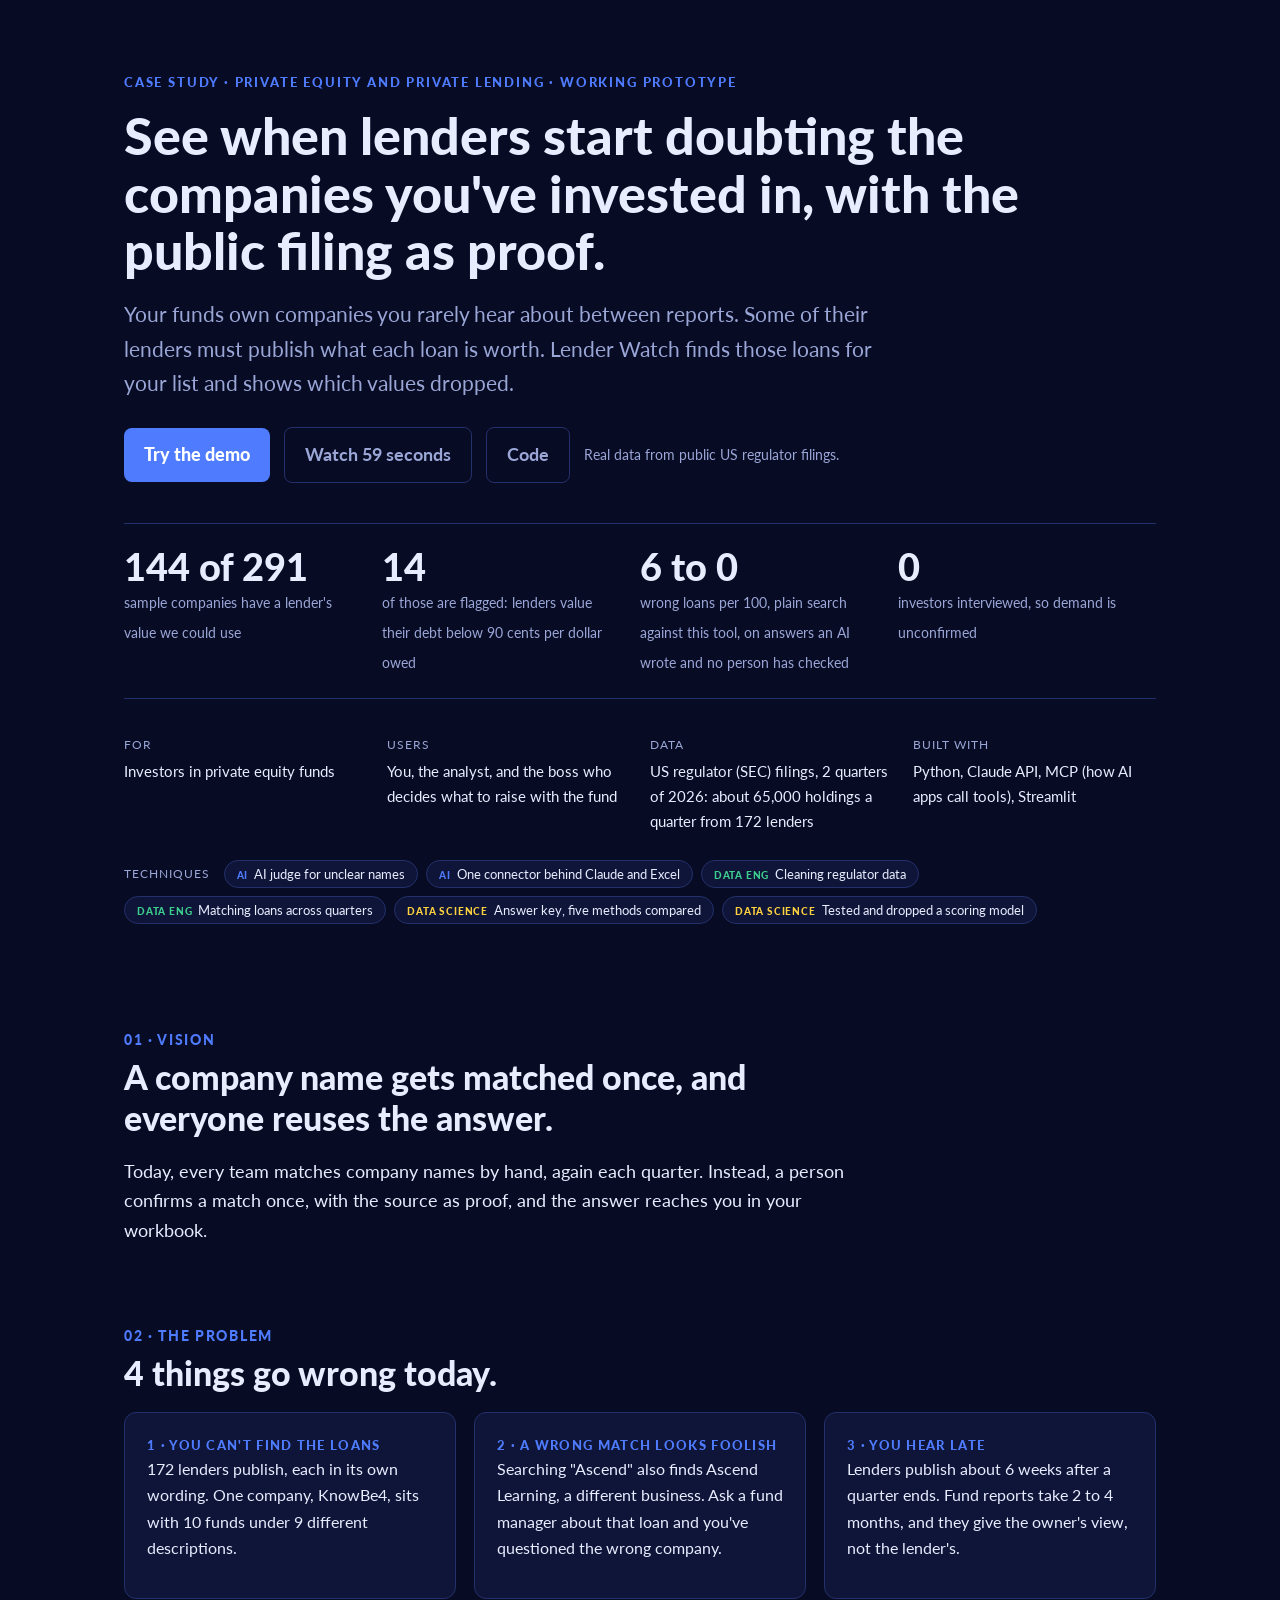
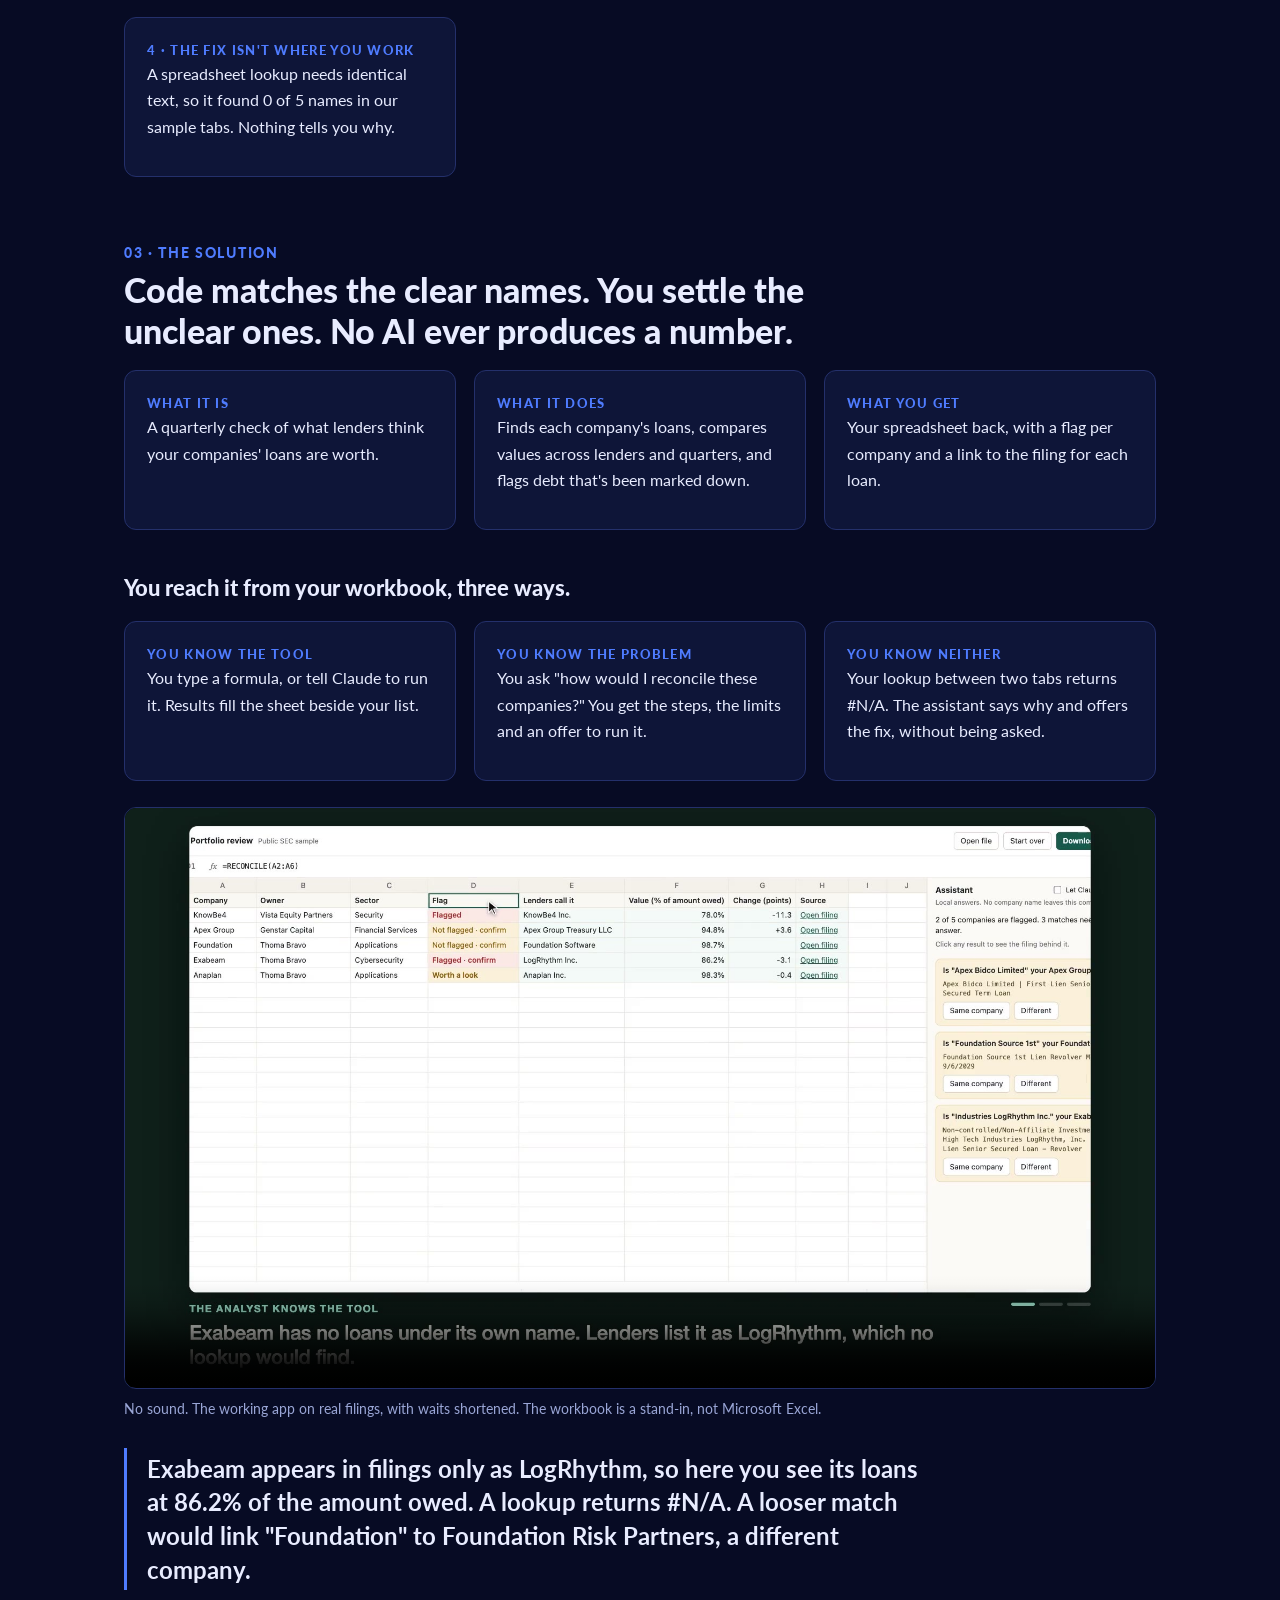
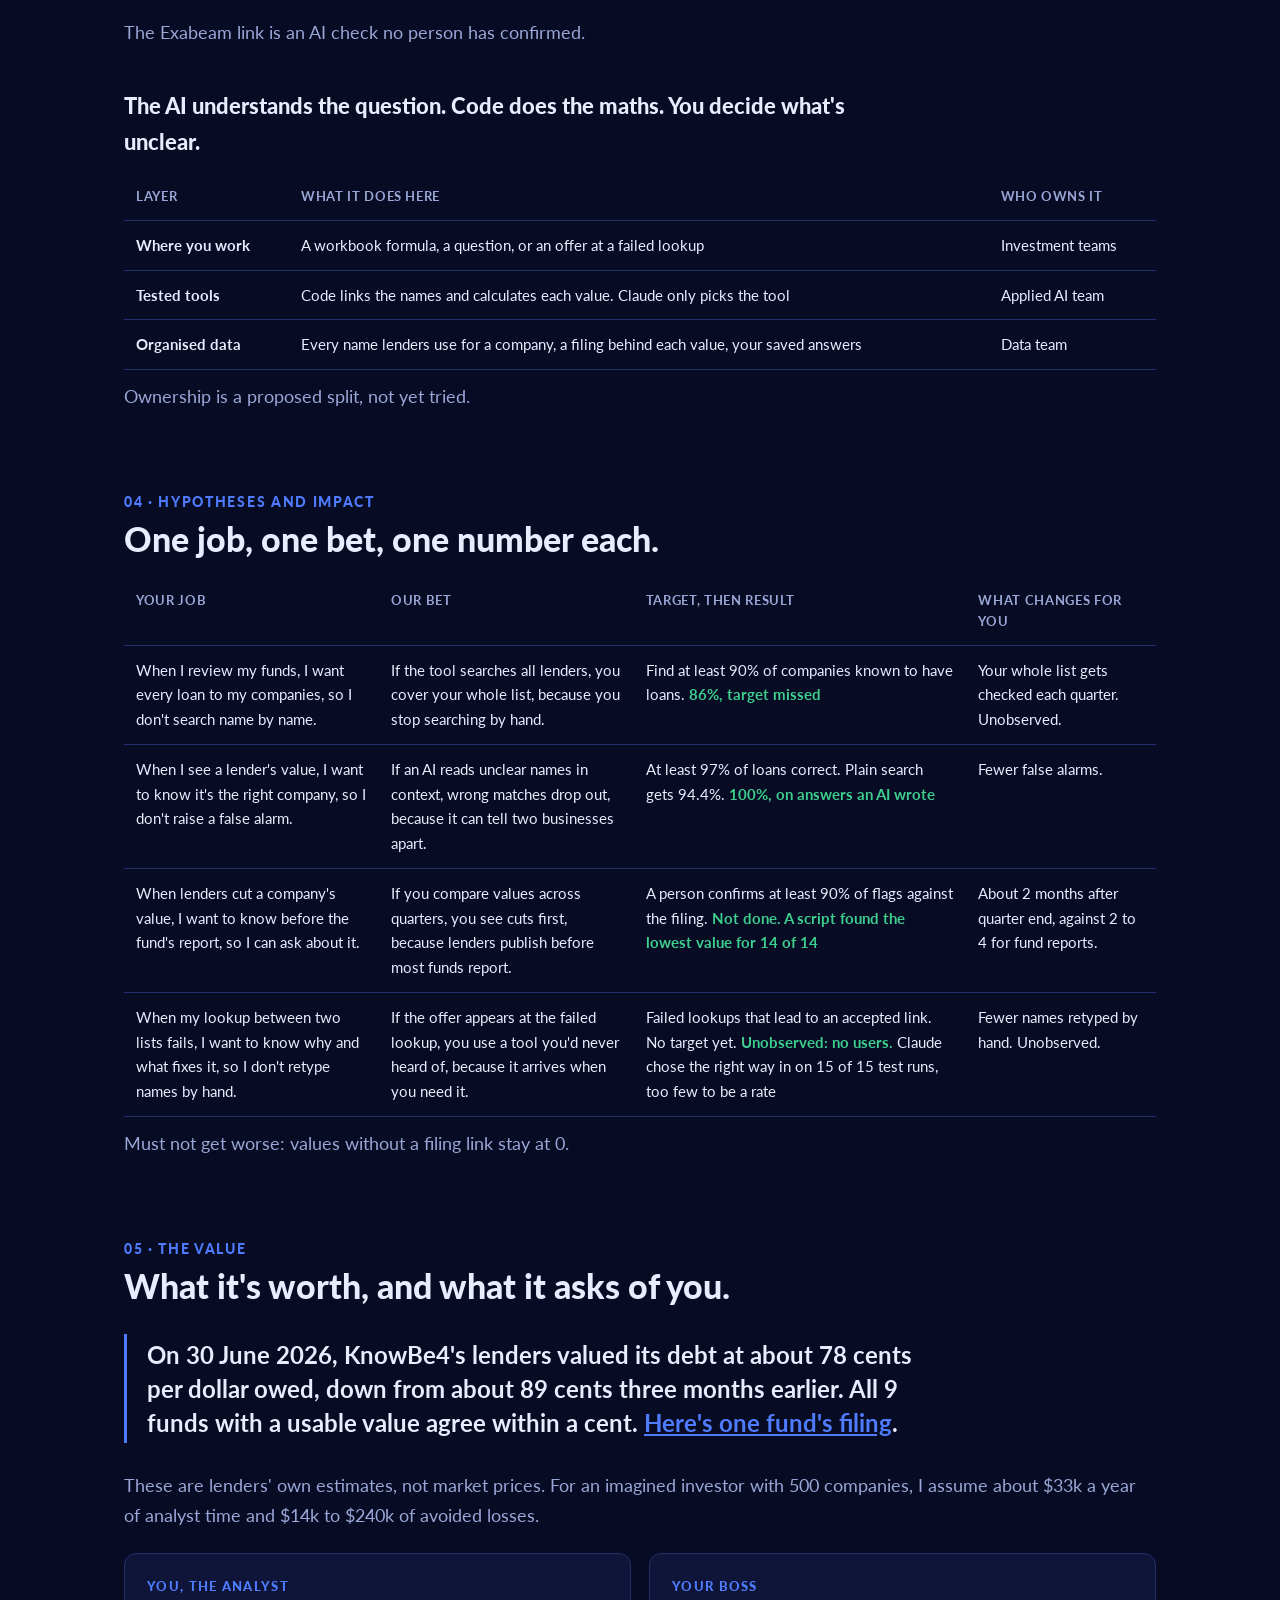
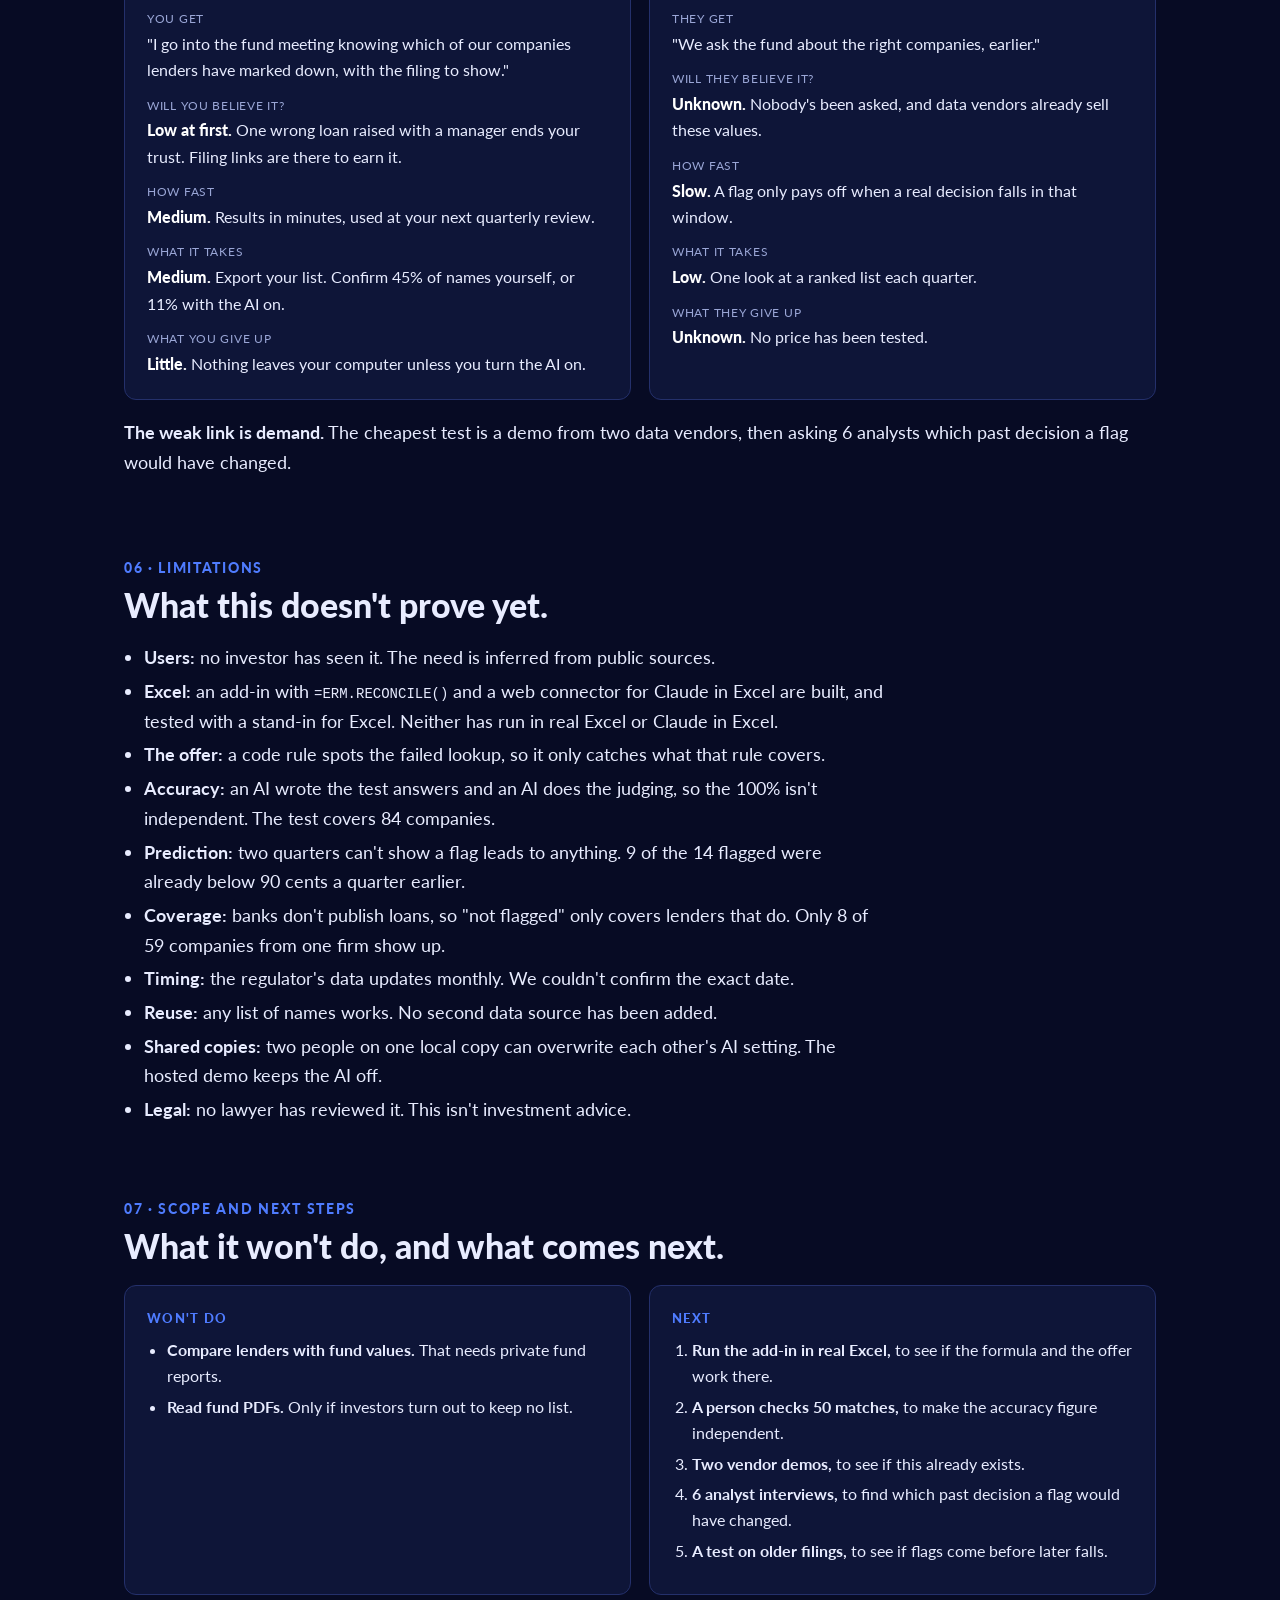
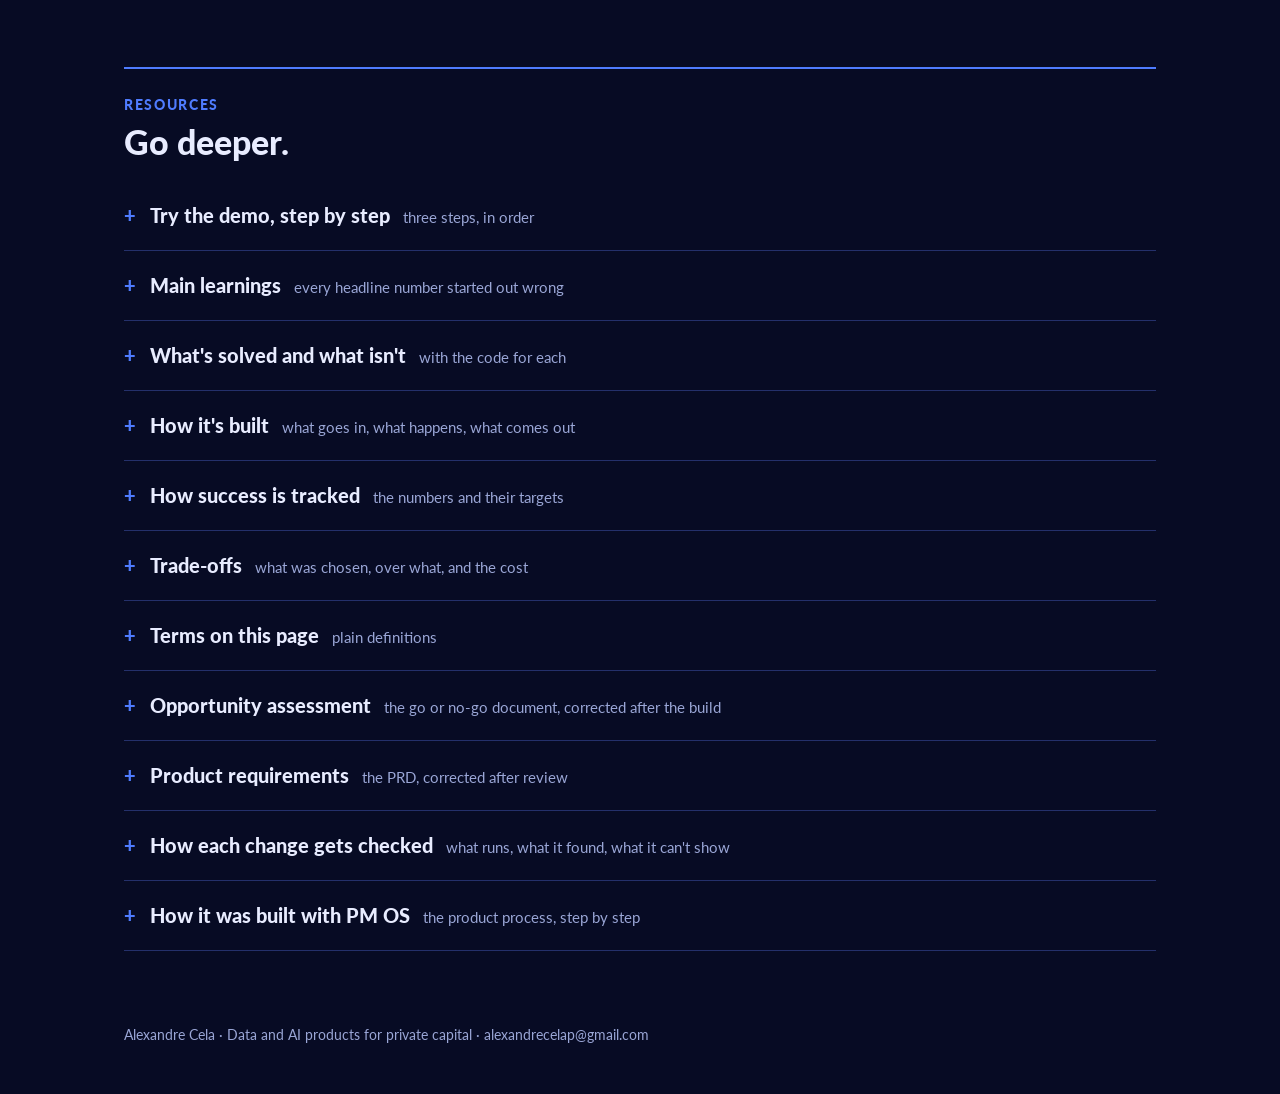
<file: outputs/portfolio/lender-watch/index.html>
<!DOCTYPE html>
<html lang="en">
<head>
<meta charset="utf-8">
<meta name="viewport" content="width=device-width, initial-scale=1">
<title>Lender Watch | Alexandre Cela</title>
<meta name="description" content="See when lenders start doubting the companies you've invested in, with the public filing as proof.">
<!-- Lato matches the LinkedIn banner typeface -->
<link href="https://fonts.googleapis.com/css2?family=Lato:wght@400;700;900&display=swap" rel="stylesheet">
<style>
  /* Brand: navy background, blue accent (LinkedIn banner). Layout: company case-study pattern. */
  :root { --bg:#070b24; --panel:#0e1538; --line:#24306b; --text:#e8ecff; --dim:#9aa6d6; --accent:#4f7cff;
          --pass:#3ecf8e; --fail:#ff6b6b; --key:#ffd23f; }
  * { box-sizing:border-box; }
  body { margin:0; background:var(--bg); color:var(--text); font:18px/1.65 Lato, system-ui, sans-serif; }
  .wrap { max-width:1080px; margin:0 auto; padding:0 24px; }
  .read { max-width:760px; }
  a { color:var(--accent); }
  .dim { color:var(--dim); }
  /* Hero */
  .hero { padding:72px 0 40px; }
  .eyebrow { color:var(--accent); font-weight:900; font-size:13px; letter-spacing:.14em; text-transform:uppercase; }
  .hero h1 { font-size:52px; line-height:1.1; font-weight:900; margin:14px 0 18px; max-width:900px; }
  @media (max-width:700px) { .hero h1 { font-size:34px; } }
  .lede { font-size:21px; color:var(--dim); max-width:760px; margin:0; }
  .cta { display:flex; flex-wrap:wrap; gap:14px; align-items:center; margin-top:26px; }
  .btn { background:var(--accent); color:#fff; font-weight:900; padding:12px 20px; border-radius:8px; text-decoration:none; }
  .btn.off { background:transparent; border:1px solid var(--line); color:var(--dim); font-weight:700; }
  /* Stat strip */
  .stats { display:grid; grid-template-columns:repeat(4,1fr); border-top:1px solid var(--line); border-bottom:1px solid var(--line); margin:40px 0 0; }
  @media (max-width:800px) { .stats { grid-template-columns:1fr 1fr; } }
  .stat { padding:22px 18px 22px 0; }
  .stat b { display:block; font-size:38px; font-weight:900; line-height:1.1; }
  .stat span { color:var(--dim); font-size:14px; }
  .shot { margin:40px 0 0; }
  .shot img, figure img { width:100%; display:block; border:1px solid var(--line); border-radius:12px; }
  figcaption { color:var(--dim); font-size:14px; margin-top:8px; }
  /* At a glance */
  .glance { display:grid; grid-template-columns:repeat(4,1fr); gap:20px; margin:36px 0 0; font-size:15px; }
  @media (max-width:800px) { .glance { grid-template-columns:1fr 1fr; } }
  .glance dt { color:var(--dim); font-size:12px; text-transform:uppercase; letter-spacing:.08em; }
  .glance dd { margin:4px 0 0; }
  /* Numbered sections */
  section { padding:64px 0 0; }
  .num { color:var(--accent); font-weight:900; font-size:14px; letter-spacing:.12em; }
  h2 { font-size:34px; line-height:1.2; margin:6px 0 18px; font-weight:900; }
  h3 { font-size:19px; margin:0 0 8px; }
  p { margin:0 0 14px; }
  .cards { display:grid; grid-template-columns:repeat(3,1fr); gap:18px; }
  .cards.two { grid-template-columns:1fr 1fr; }
  @media (max-width:800px) { .cards, .cards.two { grid-template-columns:1fr; } }
  .card { background:var(--panel); border:1px solid var(--line); border-radius:12px; padding:22px; font-size:16px; }
  .card .k { color:var(--accent); font-weight:900; font-size:13px; letter-spacing:.1em; text-transform:uppercase; }
  .card dl { margin:0; }
  .card dt { color:var(--dim); font-size:12px; text-transform:uppercase; letter-spacing:.06em; margin-top:12px; }
  .card dd { margin:2px 0 0; }
  .rate { font-weight:900; color:#fff; }
  .pull { border-left:3px solid var(--accent); padding:4px 0 4px 20px; font-size:24px; line-height:1.4; font-weight:700; margin:28px 0; max-width:820px; }
  table { width:100%; border-collapse:collapse; font-size:15px; }
  .scroll { overflow-x:auto; }
  th, td { text-align:left; vertical-align:top; padding:12px; border-bottom:1px solid var(--line); }
  th { color:var(--dim); font-weight:700; font-size:13px; text-transform:uppercase; letter-spacing:.05em; }
  td b.res { color:var(--pass); }
  ul, ol { padding-left:20px; margin:8px 0; }
  li { margin:4px 0; }
  .steps { counter-reset:s; list-style:none; padding:0; }
  .steps li { counter-increment:s; padding-left:44px; position:relative; margin:14px 0; }
  .steps li::before { content:counter(s); position:absolute; left:0; top:0; width:30px; height:30px; border-radius:50%;
                      background:var(--panel); border:1px solid var(--accent); color:var(--accent); font-weight:900;
                      font-size:14px; display:flex; align-items:center; justify-content:center; }
  /* Resources: collapsed */
  .resources { margin-top:72px; border-top:2px solid var(--accent); padding-top:24px; }
  details { border-bottom:1px solid var(--line); padding:18px 0; }
  summary { cursor:pointer; font-weight:900; font-size:20px; list-style:none; }
  summary::-webkit-details-marker { display:none; }
  summary::before { content:"+"; color:var(--accent); display:inline-block; width:26px; }
  details[open] summary::before { content:"\2212"; }
  summary small { color:var(--dim); font-weight:400; font-size:15px; margin-left:8px; }
  details[open] > *:not(summary) { margin-top:14px; }
  details h4 { font-size:17px; margin:26px 0 8px; }
  details .card { font-size:15px; }
  /* Data room grid (main learnings) */
  .room { background:var(--panel); border:1px solid var(--line); border-radius:10px; padding:12px 14px; overflow:hidden; margin:0; }
  .room figcaption { margin:0 0 8px; }
  .room .row { display:flex; align-items:center; gap:2px; margin:2px 0; }
  .room .fname { width:150px; flex:none; font-size:12px; color:var(--dim); white-space:nowrap; overflow:hidden; text-overflow:ellipsis; }
  .cell { width:11px; height:11px; border-radius:3px; background:#1b2552; display:inline-block; flex:none; }
  .cell.lit { background:var(--accent); }
  .cell.key { box-shadow:0 0 0 2px var(--key); }
  .legend { font-size:13px; color:var(--dim); }
  .legend .cell { vertical-align:middle; margin:0 4px 0 10px; }
  .rooms { display:grid; grid-template-columns:1fr 1fr; gap:14px; }
  .lanes { display:grid; grid-template-columns:1fr 1fr 1fr; gap:12px; }
  .lanes .fname { width:96px; }
  .lanes .cell { width:9px; height:9px; }
  .lanes .room { padding:10px; }
  @media (max-width:800px) { .rooms, .lanes { grid-template-columns:1fr; } }
  .pages { display:grid; grid-template-columns:1fr 1fr; gap:16px; }
  @media (max-width:700px) { .pages { grid-template-columns:1fr; } }
  .chart { margin:10px 0; }
  .chart svg { width:100%; max-width:640px; height:auto; }
  .chart .bar { fill:var(--accent); }
  .chart .lab { fill:var(--dim); font-size:13px; }
  .chart .val { fill:var(--text); font-size:13px; font-weight:700; }
  .chip { font-weight:900; font-size:12px; padding:1px 8px; border-radius:10px; }
  .chip.pass { color:#062b1b; background:var(--pass); }
  .chip.fail { color:#2b0606; background:var(--fail); }
  .type { font-family:ui-monospace, Menlo, monospace; font-size:12px; color:var(--key); }
  .tree { font-size:14px; line-height:1.9; }
  footer { margin:72px 0 48px; color:var(--dim); font-size:14px; }
  /* The original documents, rendered from markdown */
  .doc { background:var(--panel); border:1px solid var(--line); border-radius:12px; padding:8px 28px 24px; font-size:15px; max-width:900px; }
  .doc h1 { font-size:24px; margin:20px 0 8px; } .doc h2 { font-size:20px; margin:26px 0 8px; } .doc h3 { font-size:16px; }
  .doc table { margin:10px 0; display:block; overflow-x:auto; } .doc hr { border:0; border-top:1px solid var(--line); margin:20px 0; }
  .doc blockquote { border-left:3px solid var(--accent); margin:12px 0; padding:2px 14px; color:var(--dim); }
  .doc code { font-size:13px; color:var(--dim); }
  /* Blocks moved from the earlier page layout */
  .card h3 { margin:0 0 12px; font-size:13px; letter-spacing:.1em; color:var(--accent); text-transform:uppercase; }
  .formula { font-family:ui-monospace, Menlo, monospace; font-size:15px; color:var(--dim); margin:0 0 14px; }
  .box { background:var(--panel); border:1px solid var(--line); border-radius:12px; padding:16px 24px; font-size:16px; }
  code { font-family:ui-monospace, Menlo, monospace; font-size:14px; }
  pre { white-space:pre-wrap; font-size:14px; }
  details .cards { grid-template-columns:1fr 1fr; }
  @media (max-width:800px) { details .cards { grid-template-columns:1fr; } }
  details table { display:block; overflow-x:auto; }
  details code { overflow-wrap:anywhere; }
  .deck { width:100%; height:80vh; border:1px solid var(--line); border-radius:12px; background:#fff; }
  /* Demo video and the three ways in */
  .film { margin:26px 0 0; }
  .film video { width:100%; display:block; border:1px solid var(--line); border-radius:12px; background:#000; }
  h3.sub { font-size:22px; margin:40px 0 14px; font-weight:900; }
  /* Technique pills: the technical craft behind each project */
  .craft { display:flex; flex-wrap:wrap; gap:8px; align-items:center; margin:26px 0 0; }
  .craft .lbl { color:var(--dim); font-size:12px; text-transform:uppercase; letter-spacing:.08em; margin-right:6px; }
  .pill { font-size:13px; line-height:1.4; background:var(--panel); border:1px solid var(--line); border-radius:999px; padding:4px 12px; }
  .pill b { font-size:10px; font-weight:900; letter-spacing:.08em; text-transform:uppercase; margin-right:6px; color:var(--accent); }
  .pill.de b { color:#3ecf8e; } .pill.ds b { color:#ffd23f; } .pill.ev b { color:#ff9f6b; }
</style>
</head>
<body>
<div class="wrap">

<!-- HERO -->
<header class="hero">
  <div class="eyebrow">Case study · Private equity and private lending · Working prototype</div>
  <h1>See when lenders start doubting the companies you've invested in, with the public filing as proof.</h1>
  <p class="lede">Your funds own companies you rarely hear about between reports. Some of their lenders must publish what each loan is worth. Lender Watch finds those loans for your list and shows which values dropped.</p>
  <div class="cta">
    <a class="btn" href="https://lender-watch.streamlit.app">Try the demo</a>
    <a class="btn off" href="#watch">Watch 59 seconds</a>
    <a class="btn off" href="https://github.com/alexandrecela10/lender-watch">Code</a>
    <span class="dim" style="font-size:14px">Real data from public US regulator filings.</span>
  </div>
  <div class="stats">
    <div class="stat"><b>144 of 291</b><span>sample companies have a lender's value we could use</span></div>
    <div class="stat"><b>14</b><span>of those are flagged: lenders value their debt below 90 cents per dollar owed</span></div>
    <div class="stat"><b>6 to 0</b><span>wrong loans per 100, plain search against this tool, on answers an AI wrote and no person has checked</span></div>
    <div class="stat"><b>0</b><span>investors interviewed, so demand is unconfirmed</span></div>
  </div>
  <dl class="glance">
    <div><dt>For</dt><dd>Investors in private equity funds</dd></div>
    <div><dt>Users</dt><dd>You, the analyst, and the boss who decides what to raise with the fund</dd></div>
    <div><dt>Data</dt><dd>US regulator (SEC) filings, 2 quarters of 2026: about 65,000 holdings a quarter from 172 lenders</dd></div>
    <div><dt>Built with</dt><dd>Python, Claude API, MCP (how AI apps call tools), Streamlit</dd></div>
  </dl>
  <div class="craft"><span class="lbl">Techniques</span><span class="pill ai"><b>AI</b>AI judge for unclear names</span><span class="pill ai"><b>AI</b>One connector behind Claude and Excel</span><span class="pill de"><b>Data eng</b>Cleaning regulator data</span><span class="pill de"><b>Data eng</b>Matching loans across quarters</span><span class="pill ds"><b>Data science</b>Answer key, five methods compared</span><span class="pill ds"><b>Data science</b>Tested and dropped a scoring model</span></div>
</header>

<section class="read">
  <div class="num">01 · VISION</div>
  <h2>A company name gets matched once, and everyone reuses the answer.</h2>
  <p>Today, every team matches company names by hand, again each quarter. Instead, a person confirms a match once, with the source as proof, and the answer reaches you in your workbook.</p>
</section>

<section>
  <div class="num">02 · THE PROBLEM</div>
  <h2 class="read">4 things go wrong today.</h2>
  <div class="cards">
    <div class="card"><div class="k">1 · You can't find the loans</div><p>172 lenders publish, each in its own wording. One company, KnowBe4, sits with 10 funds under 9 different descriptions.</p></div>
    <div class="card"><div class="k">2 · A wrong match looks foolish</div><p>Searching "Ascend" also finds Ascend Learning, a different business. Ask a fund manager about that loan and you've questioned the wrong company.</p></div>
    <div class="card"><div class="k">3 · You hear late</div><p>Lenders publish about 6 weeks after a quarter ends. Fund reports take 2 to 4 months, and they give the owner's view, not the lender's.</p></div>
    <div class="card"><div class="k">4 · The fix isn't where you work</div><p>A spreadsheet lookup needs identical text, so it found 0 of 5 names in our sample tabs. Nothing tells you why.</p></div>
  </div>
</section>

<section>
  <div class="num">03 · THE SOLUTION</div>
  <h2 class="read">Code matches the clear names. You settle the unclear ones. No AI ever produces a number.</h2>
  <div class="cards">
    <div class="card"><div class="k">What it is</div><p>A quarterly check of what lenders think your companies' loans are worth.</p></div>
    <div class="card"><div class="k">What it does</div><p>Finds each company's loans, compares values across lenders and quarters, and flags debt that's been marked down.</p></div>
    <div class="card"><div class="k">What you get</div><p>Your spreadsheet back, with a flag per company and a link to the filing for each loan.</p></div>
  </div>

  <h3 class="sub read" id="watch">You reach it from your workbook, three ways.</h3>
  <div class="cards">
    <div class="card"><div class="k">You know the tool</div><p>You type a formula, or tell Claude to run it. Results fill the sheet beside your list.</p></div>
    <div class="card"><div class="k">You know the problem</div><p>You ask "how would I reconcile these companies?" You get the steps, the limits and an offer to run it.</p></div>
    <div class="card"><div class="k">You know neither</div><p>Your lookup between two tabs returns #N/A. The assistant says why and offers the fix, without being asked.</p></div>
  </div>
  <figure class="film">
    <video controls playsinline preload="none" poster="analyst-desk-poster.jpg" aria-label="59-second demo of the three ways to reach the tool from a workbook"><source src="analyst-desk-demo.mp4" type="video/mp4"></video>
    <figcaption>No sound. The working app on real filings, with waits shortened. The workbook is a stand-in, not Microsoft Excel.</figcaption>
  </figure>
  <p class="pull">Exabeam appears in filings only as LogRhythm, so here you see its loans at 86.2% of the amount owed. A lookup returns #N/A. A looser match would link "Foundation" to Foundation Risk Partners, a different company.</p>
  <p class="dim read">The Exabeam link is an AI check no person has confirmed.</p>

  <h3 class="sub read">The AI understands the question. Code does the maths. You decide what's unclear.</h3>
  <div class="scroll"><table>
    <tr><th>Layer</th><th>What it does here</th><th>Who owns it</th></tr>
    <tr><td><b>Where you work</b></td><td>A workbook formula, a question, or an offer at a failed lookup</td><td>Investment teams</td></tr>
    <tr><td><b>Tested tools</b></td><td>Code links the names and calculates each value. Claude only picks the tool</td><td>Applied AI team</td></tr>
    <tr><td><b>Organised data</b></td><td>Every name lenders use for a company, a filing behind each value, your saved answers</td><td>Data team</td></tr>
  </table></div>
  <p class="dim" style="margin-top:12px">Ownership is a proposed split, not yet tried.</p>
</section>

<section>
  <div class="num">04 · HYPOTHESES AND IMPACT</div>
  <h2 class="read">One job, one bet, one number each.</h2>
  <div class="scroll"><table>
    <tr><th>Your job</th><th>Our bet</th><th>Target, then result</th><th>What changes for you</th></tr>
    <tr><td>When I review my funds, I want every loan to my companies, so I don't search name by name.</td><td>If the tool searches all lenders, you cover your whole list, because you stop searching by hand.</td><td>Find at least 90% of companies known to have loans. <b class="res">86%, target missed</b></td><td>Your whole list gets checked each quarter. Unobserved.</td></tr>
    <tr><td>When I see a lender's value, I want to know it's the right company, so I don't raise a false alarm.</td><td>If an AI reads unclear names in context, wrong matches drop out, because it can tell two businesses apart.</td><td>At least 97% of loans correct. Plain search gets 94.4%. <b class="res">100%, on answers an AI wrote</b></td><td>Fewer false alarms.</td></tr>
    <tr><td>When lenders cut a company's value, I want to know before the fund's report, so I can ask about it.</td><td>If you compare values across quarters, you see cuts first, because lenders publish before most funds report.</td><td>A person confirms at least 90% of flags against the filing. <b class="res">Not done. A script found the lowest value for 14 of 14</b></td><td>About 2 months after quarter end, against 2 to 4 for fund reports.</td></tr>
    <tr><td>When my lookup between two lists fails, I want to know why and what fixes it, so I don't retype names by hand.</td><td>If the offer appears at the failed lookup, you use a tool you'd never heard of, because it arrives when you need it.</td><td>Failed lookups that lead to an accepted link. No target yet. <b class="res">Unobserved: no users.</b> Claude chose the right way in on 15 of 15 test runs, too few to be a rate</td><td>Fewer names retyped by hand. Unobserved.</td></tr>
  </table></div>
  <p class="dim" style="margin-top:12px">Must not get worse: values without a filing link stay at 0.</p>
</section>

<section>
  <div class="num">05 · THE VALUE</div>
  <h2 class="read">What it's worth, and what it asks of you.</h2>
  <p class="pull">On 30 June 2026, KnowBe4's lenders valued its debt at about 78 cents per dollar owed, down from about 89 cents three months earlier. All 9 funds with a usable value agree within a cent. <a href="https://www.sec.gov/ix?doc=/Archives/edgar/data/1930087/000193008726000099/gcred-20260630.htm">Here's one fund's filing</a>.</p>
  <p class="dim">These are lenders' own estimates, not market prices. For an imagined investor with 500 companies, I assume about $33k a year of analyst time and $14k to $240k of avoided losses.</p>
  <div class="cards two" style="margin-top:22px">
    <div class="card"><div class="k">You, the analyst</div><dl>
      <dt>You get</dt><dd>"I go into the fund meeting knowing which of our companies lenders have marked down, with the filing to show."</dd>
      <dt>Will you believe it?</dt><dd><span class="rate">Low at first.</span> One wrong loan raised with a manager ends your trust. Filing links are there to earn it.</dd>
      <dt>How fast</dt><dd><span class="rate">Medium.</span> Results in minutes, used at your next quarterly review.</dd>
      <dt>What it takes</dt><dd><span class="rate">Medium.</span> Export your list. Confirm 45% of names yourself, or 11% with the AI on.</dd>
      <dt>What you give up</dt><dd><span class="rate">Little.</span> Nothing leaves your computer unless you turn the AI on.</dd>
    </dl></div>
    <div class="card"><div class="k">Your boss</div><dl>
      <dt>They get</dt><dd>"We ask the fund about the right companies, earlier."</dd>
      <dt>Will they believe it?</dt><dd><span class="rate">Unknown.</span> Nobody's been asked, and data vendors already sell these values.</dd>
      <dt>How fast</dt><dd><span class="rate">Slow.</span> A flag only pays off when a real decision falls in that window.</dd>
      <dt>What it takes</dt><dd><span class="rate">Low.</span> One look at a ranked list each quarter.</dd>
      <dt>What they give up</dt><dd><span class="rate">Unknown.</span> No price has been tested.</dd>
    </dl></div>
  </div>
  <p style="margin-top:18px"><strong>The weak link is demand.</strong> The cheapest test is a demo from two data vendors, then asking 6 analysts which past decision a flag would have changed.</p>
</section>

<section class="read">
  <div class="num">06 · LIMITATIONS</div>
  <h2>What this doesn't prove yet.</h2>
  <ul>
    <li><strong>Users:</strong> no investor has seen it. The need is inferred from public sources.</li>
    <li><strong>Excel:</strong> an add-in with <code>=ERM.RECONCILE()</code> and a web connector for Claude in Excel are built, and tested with a stand-in for Excel. Neither has run in real Excel or Claude in Excel.</li>
    <li><strong>The offer:</strong> a code rule spots the failed lookup, so it only catches what that rule covers.</li>
    <li><strong>Accuracy:</strong> an AI wrote the test answers and an AI does the judging, so the 100% isn't independent. The test covers 84 companies.</li>
    <li><strong>Prediction:</strong> two quarters can't show a flag leads to anything. 9 of the 14 flagged were already below 90 cents a quarter earlier.</li>
    <li><strong>Coverage:</strong> banks don't publish loans, so "not flagged" only covers lenders that do. Only 8 of 59 companies from one firm show up.</li>
    <li><strong>Timing:</strong> the regulator's data updates monthly. We couldn't confirm the exact date.</li>
    <li><strong>Reuse:</strong> any list of names works. No second data source has been added.</li>
    <li><strong>Shared copies:</strong> two people on one local copy can overwrite each other's AI setting. The hosted demo keeps the AI off.</li>
    <li><strong>Legal:</strong> no lawyer has reviewed it. This isn't investment advice.</li>
  </ul>
</section>

<section>
  <div class="num">07 · SCOPE AND NEXT STEPS</div>
  <h2 class="read">What it won't do, and what comes next.</h2>
  <div class="cards two">
    <div class="card"><div class="k">Won't do</div><ul>
      <li><strong>Compare lenders with fund values.</strong> That needs private fund reports.</li>
      <li><strong>Read fund PDFs.</strong> Only if investors turn out to keep no list.</li>
    </ul></div>
    <div class="card"><div class="k">Next</div><ol>
      <li><strong>Run the add-in in real Excel,</strong> to see if the formula and the offer work there.</li>
      <li><strong>A person checks 50 matches,</strong> to make the accuracy figure independent.</li>
      <li><strong>Two vendor demos,</strong> to see if this already exists.</li>
      <li><strong>6 analyst interviews,</strong> to find which past decision a flag would have changed.</li>
      <li><strong>A test on older filings,</strong> to see if flags come before later falls.</li>
    </ol></div>
  </div>
</section>

<div class="resources">
  <div class="num">RESOURCES</div>
  <h2>Go deeper.</h2>

  <details><summary>Try the demo, step by step <small>three steps, in order</small></summary>
    <div class="read"><ol class="steps">
      <li><strong>Pick a private equity firm, then press Check lender filings.</strong> It takes about a minute.</li>
      <li><strong>Read the result.</strong> Flagged companies come first. Pick one to see each lender's value and open its filing.</li>
      <li><strong>Confirm unclear matches in the next tab.</strong> Answer "Same company" or "Different", and the result updates. Your answers stay with you.</li>
    </ol></div>
  </details>

  <details><summary>Main learnings <small>every headline number started out wrong</small></summary><div class="read">
    <div class="scroll"><table>
    <tr><th>First answer</th><th>After checking</th><th>Why it was wrong</th></tr>
    <tr><td>Plain name matching is 70% right</td><td>94%</td><td>A bug cut "Point C" to "point", which matched "Basis Point".</td></tr>
    <tr><td>Many sudden falls</td><td>Far fewer</td><td>Half the regulator's rows repeat an older date, marked only in one column.</td></tr>
    <tr><td>31 of 144 companies flagged</td><td>14, plus 16 worth a look</td><td>The rule used the lowest loan. One company was flagged over $68k while its debt averages 98 cents.</td></tr>
    <tr><td>A Canadian company's loan worth 70 cents</td><td>Left out</td><td>Amount owed is in Canadian dollars, value in US dollars. A full-value loan reads about 72 cents.</td></tr>
    <tr><td>100% correct, so the tool is correct</td><td>Rejected loans were coming back</td><td>The tool searched again after each decision. A landscaping firm's loans returned for a health care company.</td></tr>
    <tr><td>Results about 6 weeks after quarter end</td><td>About 2 months</td><td>6 weeks is when lenders file. The regulator's data updates monthly.</td></tr>
    <tr><td>$540k a year of avoided losses</td><td>$14k to $240k, assumed</td><td>Fewer flags, and a cautious case.</td></tr>
    </table></div>
    <h4>What each matching method did</h4>
    <div class="scroll"><table>
    <tr><th>Method</th><th>Loans correct</th><th>Loans found</th><th>Companies found</th></tr>
    <tr><td>Plain name search</td><td>94.4%</td><td>90.0%</td><td>44 of 48</td></tr>
    <tr><td>Statistical scoring model</td><td>94.2%</td><td>86.5%</td><td>44 of 48</td></tr>
    <tr><td>AI judge on name matches</td><td>100%</td><td>87.6%</td><td>44 of 48</td></tr>
    <tr><td><b>Exact-name rule, then AI judge on wider matches (chosen)</b></td><td><b>100%</b></td><td><b>92.8%</b></td><td><b>46 of 48</b></td></tr>
    <tr><td>AI judge on all search results</td><td>99.9%</td><td>95.5%</td><td>47 of 48</td></tr>
    </table></div>
    <p class="dim" style="margin-top:10px">An AI wrote the answers. For the chosen method, the likely range on individual name pairs is 97.7% to 100%. The widest search found 1 more company and sent 43 more companies to a person.</p>
  </div></details>

  <details><summary>What's solved and what isn't <small>with the code for each</small></summary>
    <div class="scroll"><table>
    <tr><th>Problem</th><th>Status</th><th>Code</th></tr>
    <tr><td>Finding a company's loans</td><td>Partly: 86% of known companies</td><td><code>erm/retrieve.py</code></td></tr>
    <tr><td>Wrong matches</td><td>Solved on the test, pending a person's check</td><td><code>erm/match/judge.py</code>, <code>erm/api.py</code></td></tr>
    <tr><td>Seeing cuts early</td><td>Partly: about 2 months, not 6 weeks</td><td><code>erm/signals.py</code></td></tr>
    <tr><td>Bad data in filings</td><td>Solved, except euro loans, which read slightly high</td><td><code>erm/connectors/bdc.py</code></td></tr>
    <tr><td>Companies borrowing under other names</td><td>Partly: research tested, not in the product</td><td><code>erm/match/aliases.py</code></td></tr>
    <tr><td>Reaching you where you work</td><td>Partly: built and tested with a stand-in, not run in real Excel</td><td><code>erm/assist.py</code>, <code>app/desk/</code>, <code>erm/mcp_remote.py</code></td></tr>
    <tr><td>Lender values against fund values</td><td>Not tackled: needs private reports</td><td>None</td></tr>
    </table></div>
  </details>

  <details><summary>How it's built <small>what goes in, what happens, what comes out</small></summary><div class="read">
    <ol class="steps">
      <li><strong>In:</strong> your list of names, and the regulator's tables of holdings.</li>
      <li><strong>Clean:</strong> keep current loans. Leave out rows whose amounts don't add up, and count them.</li>
      <li><strong>Search:</strong> look for name forms, spacing differences and rare first words.</li>
      <li><strong>Decide:</strong> your saved answer first, then an exact-name rule, then the AI if it's on. Anything unclear goes to you.</li>
      <li><strong>Compare:</strong> pair each loan with last quarter, then average by loan size, so bigger loans count more.</li>
      <li><strong>Out:</strong> a spreadsheet, a review app, a workbook panel or a connector for AI apps. Every value links to its filing.</li>
    </ol>
    <h4>How it reaches your workbook</h4>
    <div class="scroll"><table>
    <tr><th></th><th>Excel add-in</th><th>Claude in Excel</th></tr>
    <tr><td>You get</td><td>A formula, and a panel that offers the fix at a failed lookup</td><td>Claude calls the engine from its own Excel panel</td></tr>
    <tr><td>Your names go</td><td>Nowhere outside your computer, unless you turn Claude on</td><td>Through Anthropic to wherever the connector is hosted</td></tr>
    </table></div>
    <p>The web connector is limited to the public sample, 50 names and 4 tools, none of which reads files or changes saved answers.</p>
    <h4>How it was tested</h4>
    <p>84 companies and 1,028 name pairs, labelled by two separate AI runs that agreed on 98.5%. 20 unsure pairs are left out of the scores. Total AI cost for the project: about $6.20.</p>
    <h4>On this public demo</h4>
    <p>It uses saved AI answers and takes no uploads. For a private list, run the code on your own computer.</p>
  </div></details>

  <details><summary>How success is tracked <small>the numbers and their targets</small></summary>
    <div class="scroll"><table>
    <tr><th>Measure</th><th>Now</th><th>Target</th></tr>
    <tr><td>Loans matched correctly</td><td>100%, on AI-written answers</td><td>At least 97%</td></tr>
    <tr><td>Companies found</td><td>86%</td><td>At least 90%</td></tr>
    <tr><td>Flags confirmed by a person</td><td>Not tested</td><td>At least 90%</td></tr>
    <tr><td>Names you must confirm</td><td>11% with the AI, 45% without</td><td>At most 15%</td></tr>
    <tr><td>Values without a filing link</td><td>0</td><td>0</td></tr>
    <tr><td>Failed name lookups that lead to an accepted link</td><td>Unobserved</td><td>Set in a pilot</td></tr>
    </table></div>
  </details>

  <details><summary>Trade-offs <small>what was chosen, over what, and the cost</small></summary>
    <div class="scroll"><table>
    <tr><th>Chose</th><th>Over</th><th>Gain</th><th>Cost</th></tr>
    <tr><td>Fewer wrong loans</td><td>Finding more loans</td><td>Fewer false alarms</td><td>Some loans get missed</td></tr>
    <tr><td>AI off by default</td><td>AI on by default</td><td>A private list stays on your computer</td><td>You confirm 45% of names, not 11%</td></tr>
    <tr><td>Average by loan size</td><td>Lowest single loan</td><td>A shorter list</td><td>An early warning on a small loan only shows as "worth a look"</td></tr>
    <tr><td>A code rule spots the failed lookup</td><td>Claude watching the sheet</td><td>No company name leaves your computer to make the offer</td><td>It only catches what the rule covers</td></tr>
    <tr><td>Regulator's monthly data</td><td>Reading each filing</td><td>Clean rows with links</td><td>About 3 weeks later</td></tr>
    </table></div>
  </details>

  <details><summary>Terms on this page <small>plain definitions</small></summary>
    <ul>
      <li><strong>Private equity fund:</strong> a pool of investors' money that buys whole companies.</li>
      <li><strong>Fund manager:</strong> the firm that runs the fund and owns the companies.</li>
      <li><strong>Listed lender (a BDC):</strong> a stock-market-listed lender that must publish its loans.</li>
      <li><strong>Flag:</strong> on average, lenders value the debt below 90 cents per dollar owed, or that average fell 5 cents or more in a quarter.</li>
      <li><strong>Answer key:</strong> name pairs labelled in advance, used to score each method.</li>
      <li><strong>Lookup:</strong> a spreadsheet formula, such as XLOOKUP, that finds a row by identical text.</li>
      <li><strong>Connector:</strong> a way for an AI app such as Claude to call a tested tool.</li>
    </ul>
    <p class="dim">In the working papers below, LP means an investor in funds, GP the fund manager, and par the amount owed.</p>
  </details>

  <details><summary>Opportunity assessment <small>the go or no-go document, corrected after the build</small></summary><div class="doc"><h1>LP credit read-through: Opportunity Analysis</h1>
<p><strong>Date:</strong> 2026-11-01 · <strong>Owner:</strong> Alexandre Cela · <strong>Status:</strong> Go, scoped
<strong>Evidence:</strong> public filings and commentary only. No LP interviewed yet, so the pain is inferred.
<strong>Corrected 2026-11-02:</strong> the first version had two bugs and one wrong claim. Plain matching was reported as 70% right because of a name-cleaning bug; it is 94%. Half the holding rows were old comparison data. Labels called "by hand" were Claude's. A later review found the flag rule counted single small positions, Canadian loans read as markdowns, and rejected loans could return. Numbers below are re-measured.</p>
<h2>Vision</h2>
<p>Every list of company names in private capital links to one company record, with the source row as proof. Today each team matches names by hand, inside each workflow, and starts again every quarter. In this vision a name is matched once, a person confirms it once, and every later workflow reuses the answer.</p>
<ul>
<li><strong>First:</strong> LP analysts see which companies in their funds their lenders have marked down.</li>
<li><strong>Next, same engine:</strong></li>
<li>Secondaries buyers find which companies overlap across the funds they price.</li>
<li>Lenders track one borrower across lenders and loans.</li>
<li>Data teams check a vendor's file against their own.</li>
<li><strong>Delivery:</strong> a spreadsheet, a review app, or a tool AI agents call.</li>
</ul>
<p>Analysts' time moves from matching names to judging what the data means.</p>
<h2>Problem Statement</h2>
<p>LP analysts can't see which companies in their PE funds their lenders already value below par. The loan values are public, but no one matches them to the LP's list of companies.</p>
<h2>Current Situation</h2>
<p>BDCs, the listed lenders, file every loan and its value about 42 days after quarter end. SEC adds them to its monthly data sets, so about day 62, which is what we read today. GP reports are due 60 to 120 days after. Using the earlier data means finding each company by hand across about 160 filers.</p>
<p><strong>A concrete case.</strong> Vista owns KnowBe4. Ten BDC funds hold its loans, described 9 different ways. Golub Capital Private Credit Fund valued its loan at 78.5% of par on 30 June 2026, down from 89.7%. All 9 funds with a usable value sit between 77.5% and 78.5%, so lenders agree. It filed on 11 August. An LP matching names sees this on 11 August. An LP waiting for Vista's report gets it by 29 August at best, and that report shows Vista's equity value, not the lenders' view.</p>
<h2>Proposed Solution</h2>
<p>An entity reconciliation engine for private capital. It takes the LP's list of company names as written and:</p>
<ol>
<li><strong>Finds</strong> every BDC loan to each company, across all filers and quarters.</li>
<li><strong>Matches with proof.</strong> An exact-name rule settles clear names. A language model (an AI that reads text) compares name, sector and loan terms on the rest and writes its reason. A person confirms the rest once, and the answer is saved.</li>
<li><strong>Compares</strong> each lender's value against last quarter and against other lenders, loan by loan, each value linked to its filing row.</li>
</ol>
<h2>Problems, hypotheses and success</h2>
<table>
<thead>
<tr>
<th>#</th>
<th>Problem</th>
<th>Today</th>
<th>Hypothesis</th>
<th>Success metric (target)</th>
<th>Expected impact</th>
<th>Value opportunity per LP per year (cases × today × gain × value per unit)</th>
</tr>
</thead>
<tbody>
<tr>
<td>1</td>
<td>Finding a company's loans</td>
<td>Manual search. A matched company sits in a median of 4 BDC funds under 5 descriptions (observed)</td>
<td>If the engine searches every filer for each name, then the full list is covered each quarter, because search stops being manual</td>
<td>Companies found, of those known to have loans: ≥ 90%</td>
<td>Full list covered. 49% of 291 sampled companies have a loan with a usable value (observed). Companies found: 86%, below target. About 92% if name research were added; it isn't in the product</td>
<td><strong>Productivity: about $22k.</strong> 980 company-quarters × 10 min to find by hand × 90% saved × $150/hour. Mostly coverage gained, not cost saved: analysts don't search every name today</td>
</tr>
<tr>
<td>2</td>
<td>Wrong matches</td>
<td>Plain name matching: 94% of loans found are right, with errors clustered in 3 of 84 companies (observed)</td>
<td>If a language model judges unclear names on context and the rest go to a person once, then name clashes drop out, because "Apex Group" no longer pulls in Apex Dental</td>
<td>Loan-level precision: ≥ 97%</td>
<td>Wrong loans fall from 6 in 100 to 0 in the test, not yet checked by a person (observed)</td>
<td><strong>Productivity: about $11k.</strong> 980 company-quarters × 5 min checking matches × 90% saved × $150/hour. Same caveat, and matches are confirmed once, not each quarter</td>
</tr>
<tr>
<td>3</td>
<td>Seeing lender markdowns early</td>
<td>Hand checks on a few names (assumed)</td>
<td>If the engine compares loans across lenders and quarters, weighted by size, then markdowns show about day 62 as built (day 42 if it read filings directly, not built), because BDCs report before most GP reports</td>
<td>Flags a person confirms against the filing: ≥ 90%</td>
<td>14 of 144 companies flagged in Q2 2026 (observed). 8 fell 3 points or more; 9 were already below 90 last quarter. Whether a flag predicts a GP markdown is unobserved</td>
<td><strong>Alpha (loss avoided): about $14k to $240k, all assumed.</strong> High: 8 companies later marked down × caught early 10% → 90% × $37.5k ($5M × 15% markdown × 5% chance a decision is priced in the window). Low: 2.4 companies × same gain × $7.5k (1% chance)</td>
</tr>
</tbody>
</table>
<p><strong>Must not get worse:</strong> values shown without a filing link: 0.</p>
<p><strong>Value assumptions (all assumed, none observed yet):</strong>
- <strong>The LP:</strong> 500 underlying companies and $2.5bn of PE exposure, so $5M per company.
- <strong>Cases:</strong> 49% of companies have BDC loans (observed), which gives 245 companies and 980 company-quarters a year.
- <strong>Flags:</strong> 10% of those are flagged (14 of 144, one quarter's snapshot), about 24 companies. 1 in 3 is later marked down by the GP, or 1 in 10 in the low case.
- <strong>Analyst cost:</strong> $150 an hour.</p>
<p><strong>What the numbers say:</strong> productivity alone is about $33k per LP a year. Today most LPs skip this work rather than pay for it by hand, so those hours are mostly coverage gained, not cost saved. Alpha is about $14k to $240k, and it's the least proven: it needs real markdown rates and decision timing from LP interviews. An earlier $540k counted single small positions as flags and is withdrawn.</p>
<p><strong>Not tackled:</strong> lender vs GP equity value (needs private GP reports); lenders that don't file, such as banks (only 8 of 59 Shore Capital companies show up); default prediction.</p>
<h2>Value Equation (Hormozi)</h2>
<table>
<thead>
<tr>
<th>Factor</th>
<th>This solution</th>
</tr>
</thead>
<tbody>
<tr>
<td><strong>Dream outcome</strong></td>
<td>"I walk into the GP meeting knowing which of our companies their lenders have already marked down, with the filing to show."</td>
</tr>
<tr>
<td><strong>Perceived likelihood</strong></td>
<td>Low before first use. Analysts distrust automatic matching, and one wrong loan means a false alarm with a GP. A filing link on every value and a published precision figure are what earn belief.</td>
</tr>
<tr>
<td><strong>Time delay</strong></td>
<td>Results the day the list is loaded. The benefit lands at the next quarterly review, up to 90 days later.</td>
</tr>
<tr>
<td><strong>Effort &amp; sacrifice</strong></td>
<td>Export the company list, if they keep one (untested). Confirm unclear matches once: 11% of names with the AI judge on, 45% with it off, the default. Later quarters only need new names reviewed.</td>
</tr>
</tbody>
</table>
<p><strong>Verdict.</strong> Medium. The outcome is real but lands once a quarter, and belief starts low. Cheapest lever: belief, through filing links and measured precision. Delay is set by the filing calendar and can't be cut further.</p>
<h2>Recommendation</h2>
<p><strong>Go, scoped to a 2-week build of the matching engine, with the LP read-through as its first use, measured against an answer key.</strong> The stress data is already sold by at least 7 vendors: 9fin flags loans below 90, and PitchBook links BDC loans to company profiles. Matching a client's own messy list to those loans, with proof, is the part not sold off the shelf, and it carries over to other lists and sources. The evidence for that is weaker than first reported: plain matching already gets 94% of loans right. The harder work is companies borrowing under other names and bad filer data. The commercial case turns No-go if 3 LP analysts say PitchBook or 9fin already tells them which of their companies are stressed.</p>
<h2>Open Questions</h2>
<ul>
<li>Do LP analysts keep a list of underlying companies, or only GP PDFs? If only PDFs, reading them becomes step one.</li>
</ul>
<hr />
<h2>Appendix A: coverage test (2026-11-01)</h2>
<table>
<thead>
<tr>
<th>Measure</th>
<th>Result</th>
</tr>
</thead>
<tbody>
<tr>
<td>Sample</td>
<td>291 current companies from 6 sponsor websites: Thoma Bravo, Vista, Genstar, Gryphon, Alpine, Shore</td>
</tr>
<tr>
<td>BDC data</td>
<td>SEC BDC data sets, Q1 and Q2 2026: 172 filers, about 65,000 holdings per quarter dated that quarter</td>
</tr>
<tr>
<td>Companies with a usable loan value</td>
<td>144 of 291 (49%). Thoma Bravo 45/60, Genstar 31/47, Vista 35/60, Alpine 12/30, Gryphon 13/35, Shore 8/59</td>
</tr>
<tr>
<td>Companies with any BDC loan, including under other names</td>
<td>51 of 84 sampled (61%)</td>
</tr>
<tr>
<td>Loan-level precision of plain name matching</td>
<td>94.4% on an answer key of 84 companies and 1,028 pairs. Labelled by two Claude labellers, not yet checked by a person</td>
</tr>
<tr>
<td>Loan-level precision of the matching decisions</td>
<td>100% (pair-level range 97.7% to 100%), recall 92.8%. Not independent: the judge is also Claude</td>
</tr>
<tr>
<td>Q2 2026 flags, funded loans</td>
<td>14 of 144 flagged: debt averages below 90% of par, weighted by loan size. 16 more worth a look: one position is low or fell, or lenders disagree. Script found each flagged company's lowest value in the filing, with no person checking</td>
</tr>
<tr>
<td>BDC filing lag, Q2 2026</td>
<td>Median 42 days after quarter end; about day 62 in SEC's monthly data sets (publish date not verified)</td>
</tr>
</tbody>
</table>
<p><strong>Limits.</strong> The usable-value count is a lower bound: other names are missed, and 9 of 39 no-hit companies had one. Gaps between lenders are compared only on the same lien and maturity, which may still be different loans. Full results: <code>outputs/analyses/matching-comparison.md</code>.</p>
<h2>Appendix B: how it could be delivered</h2>
<ul>
<li><strong>Interfaces:</strong> spreadsheet in, same spreadsheet out with columns and filing links. Then a review web app, and a tool AI agents can call (MCP).</li>
<li><strong>Matching approaches, compared on one answer key:</strong> (a) name cleaning plus fuzzy matching, the 94% baseline; (b) probabilistic record linkage; (c) embedding search plus a language-model judge.</li>
<li><strong>Data cleaning the engine must do:</strong> half the rows are prior-period schedules; cost and principal sometimes don't line up; partly drawn loans read as markdowns; one value was off by a factor of about 1,000.</li>
</ul>
<pre><code> Your list: 14 of 144 flagged                      Q2 2026 filings (illustrative layout)
 Company    Lenders  Average value  Change  Largest fall
 KnowBe4       9       78.0%        -11.3   Blue Owl fund $47.8M, 88.8 to 77.5   [filing]
 Exabeam      12       86.2%         -3.1   Blue Owl fund $4.8M, 85.0 to 77.5    [filing]
 Needs your review (3): &quot;Orion Group&quot; = Orion Services Group LLC?  [yes] [no]
</code></pre>
<p><strong>Sources:</strong> <code>outputs/analyses/matching-comparison.md</code>, <code>data/eval/compare_report.json</code>, <code>data/eval/full_results.csv</code>, <code>data/eval/flag_sample_checked.csv</code>, <code>data/sponsors/README.md</code>, <code>outputs/research-synthesis/lp-monitoring-public-signals.md</code>, EDGAR CIK 1930087 filings gcred-20260331.htm and gcred-20260630.htm.</p></div></details>
  <details><summary>Product requirements <small>the PRD, corrected after review</small></summary><div class="doc"><h1>Lender Watch: LP credit read-through</h1>
<p><strong>Stage:</strong> Planning Review · <strong>Last updated:</strong> 2026-11-02 · <strong>Owner:</strong> Alexandre Cela · <strong>Status:</strong> Draft
<strong>Source:</strong> <code>outputs/opportunity-analyses/lp-credit-readthrough-opportunity.md</code> (Go). Decision: ERM-001.
<strong>Evidence:</strong> public filings and commentary. No LP interviewed yet, so the pain is inferred.
<strong>Corrected 2026-11-02:</strong> re-measured after two rounds of fixes, the second from the review panel. See <code>outputs/prds/lp-credit-readthrough-planning-review-review-synthesis.md</code>.</p>
<h2>What we're building</h2>
<p><strong>Lender Watch</strong> is a quarterly check for LP and fund-of-funds analysts.</p>
<ul>
<li><strong>Goes in:</strong> a spreadsheet of company names, written the way the LP writes them.</li>
<li><strong>Comes out:</strong> the same spreadsheet plus, per company, each BDC lender's loan value this quarter and last, flags, and a link to each filing row.</li>
<li><strong>Gain:</strong> the analyst sees which companies their lenders have marked down about day 62 after quarter end, as built. GP reports are due day 60 to 120, so the lead is up to about 2 months, and none against the earliest reports.</li>
<li><strong>Can't do yet:</strong> cover lenders that don't file publicly, read filings the day they land (day 42), read GP PDFs, compare with GP equity values, or say whether a flag predicts anything.</li>
</ul>
<p>Matching doesn't depend on the source, and any list of names works. No second source has been added, so reuse across sources is untested.</p>
<h2>Hypothesis</h2>
<table>
<thead>
<tr>
<th>#</th>
<th>Problem</th>
<th>Today</th>
<th>Hypothesis</th>
<th>Success metric (target)</th>
<th>Expected impact</th>
<th>Value opportunity per LP per year (cases × today × gain × value per unit)</th>
</tr>
</thead>
<tbody>
<tr>
<td>1</td>
<td>Finding a company's loans</td>
<td>Manual search. A matched company sits in a median of 4 BDC funds under 5 descriptions (observed)</td>
<td>If the engine searches every filer for each name, then the full list is covered each quarter, because search stops being manual</td>
<td>Companies found, of those known to have loans: ≥ 90%</td>
<td>Full list covered. 49% of 291 sampled companies have a loan with a usable value (observed). Companies found: 86%, below target. About 92% if name research were added; it isn't in the product</td>
<td><strong>Productivity: about $22k.</strong> 980 company-quarters × 10 min to find by hand × 90% saved × $150/hour. Mostly coverage gained, not cost saved: analysts don't search every name today</td>
</tr>
<tr>
<td>2</td>
<td>Wrong matches</td>
<td>Plain name matching: 94% of loans found are right, with errors clustered in 3 of 84 companies (observed)</td>
<td>If a language model judges unclear names on context and the rest go to a person once, then name clashes drop out, because "Apex Group" no longer pulls in Apex Dental</td>
<td>Loan-level precision: ≥ 97%</td>
<td>Wrong loans fall from 6 in 100 to 0 in the test, not yet checked by a person (observed)</td>
<td><strong>Productivity: about $11k.</strong> 980 company-quarters × 5 min checking matches × 90% saved × $150/hour. Same caveat, and matches are confirmed once, not each quarter</td>
</tr>
<tr>
<td>3</td>
<td>Seeing lender markdowns early</td>
<td>Hand checks on a few names (assumed)</td>
<td>If the engine compares loans across lenders and quarters, weighted by size, then markdowns show about day 62 as built (day 42 if it read filings directly, not built), because BDCs report before most GP reports</td>
<td>Flags a person confirms against the filing: ≥ 90%</td>
<td>14 of 144 companies flagged in Q2 2026 (observed). 8 fell 3 points or more; 9 were already below 90 last quarter. Whether a flag predicts a GP markdown is unobserved</td>
<td><strong>Alpha (loss avoided): about $14k to $240k, all assumed.</strong> High: 8 companies later marked down × caught early 10% → 90% × $37.5k ($5M × 15% markdown × 5% chance a decision is priced in the window). Low: 2.4 companies × same gain × $7.5k (1% chance)</td>
</tr>
</tbody>
</table>
<p><strong>Must not get worse:</strong> values shown without a filing link: 0.</p>
<h2>Strategic fit</h2>
<p>There's no strategy document yet, so fit is judged against the project's goals: a tool someone uses, learning the technology, a case study, and an engine reusable elsewhere.</p>
<p><strong>Why now:</strong> SEC's BDC data sets give every holding in tagged form, so we can build on data instead of parsing PDFs. ILPA's portfolio company template refresh, due January 2027, may also make company lists easier for LPs to hold (to test in interviews).</p>
<p><strong>Impact sizing for one assumed LP</strong></p>
<table>
<thead>
<tr>
<th>Step</th>
<th>Companies</th>
<th>Basis</th>
</tr>
</thead>
<tbody>
<tr>
<td>Underlying companies</td>
<td>500</td>
<td>Assumed</td>
</tr>
<tr>
<td>With BDC loans</td>
<td>245</td>
<td>49%, observed</td>
</tr>
<tr>
<td>Flagged</td>
<td>24</td>
<td>10% (14 of 144), one quarter's snapshot used as the yearly count: the yearly rate is unobserved</td>
</tr>
<tr>
<td>Later marked down by the GP</td>
<td>8, or 2.4 in the low case</td>
<td>1 in 3, or 1 in 10, both assumed</td>
</tr>
</tbody>
</table>
<table>
<thead>
<tr>
<th>Assumption</th>
<th>Confidence</th>
<th>How we check it</th>
</tr>
</thead>
<tbody>
<tr>
<td>LPs hold a usable company list</td>
<td>Medium</td>
<td>Interviews</td>
</tr>
<tr>
<td>A flag leads to a decision in the window (5%, or 1%)</td>
<td>Low</td>
<td>Interviews. A re-up or co-invest sheds no existing exposure, and LPs sell fund stakes, not single companies, so even 1% may be high</td>
</tr>
<tr>
<td>1 in 3 flags precede a GP markdown</td>
<td>Low</td>
<td>Interviews; a back-test on older SEC data sets</td>
</tr>
<tr>
<td>Vendors don't already answer this for an LP's own list</td>
<td>Medium</td>
<td>Interviews; a PitchBook demo</td>
</tr>
<tr>
<td>Exposure $5M, markdown 15%, early catch 10% → 90%</td>
<td>Low</td>
<td>Interviews</td>
</tr>
</tbody>
</table>
<p><strong>Result:</strong> about $33k of analyst time, mostly coverage rather than savings, and about $14k to $240k of avoided loss per LP a year, all assumed. The case rests on the least proven line, and no one has been asked what they'd pay.</p>
<p><strong>Alternatives rejected:</strong> see ERM-001.</p>
<h2>Value Equation (Hormozi)</h2>
<table>
<thead>
<tr>
<th>Factor</th>
<th>This solution</th>
</tr>
</thead>
<tbody>
<tr>
<td><strong>Dream outcome</strong></td>
<td>"I walk into the GP meeting knowing which of our companies their lenders have already marked down, with the filing to show."</td>
</tr>
<tr>
<td><strong>Perceived likelihood</strong></td>
<td>Low before first use. Analysts distrust automatic matching, and one wrong loan means a false alarm with a GP. A filing link on every value and a published precision figure are what earn belief.</td>
</tr>
<tr>
<td><strong>Time delay</strong></td>
<td>Results the day the list is loaded. The benefit lands at the next quarterly review, up to 90 days later.</td>
</tr>
<tr>
<td><strong>Effort &amp; sacrifice</strong></td>
<td>Export the company list, if they keep one (untested). Confirm unclear matches once: 11% of names with the AI judge on, 45% with it off, the default. Later quarters only need new names reviewed.</td>
</tr>
</tbody>
</table>
<p><strong>Verdict.</strong> Medium. Cheapest lever: belief, through filing links and measured precision.</p>
<h2>Non-goals</h2>
<ul>
<li><strong>Lender vs GP equity value:</strong> needs private GP reports.</li>
<li><strong>Lenders that don't file, such as banks:</strong> no public data. Only 8 of 59 Shore Capital companies show up.</li>
<li><strong>Default prediction:</strong> v1 reports facts and changes. We have no outcome data to test a prediction.</li>
<li><strong>Reading GP PDFs:</strong> added only if interviews show LPs hold no list.</li>
<li><strong>Logins, scheduling, multi-user:</strong> not needed to test the value.</li>
</ul>
<p><strong>Trade-off:</strong> we favour precision over recall. A missed loan is a gap the analyst can check; a wrong loan is a false alarm raised with a GP.</p>
<h2>Success metrics</h2>
<p><strong>Primary:</strong> loan-level precision on the answer key, from 94.4% to ≥ 97% by 16 November 2026. Measured: 100%, recall 92.8%. Claude wrote the labels and Claude is the judge, so this isn't independent until a person checks them.</p>
<table>
<thead>
<tr>
<th>Metric</th>
<th>Baseline</th>
<th>Target</th>
</tr>
</thead>
<tbody>
<tr>
<td>Companies found, of those known to have loans</td>
<td>86% measured, target missed. About 92% with name research, which isn't in the product</td>
<td>≥ 90%</td>
</tr>
<tr>
<td>Flagged company's lowest value found in the filing</td>
<td>14 of 14 by script, no person; 5 used a common search word</td>
<td>≥ 90% confirmed by a person</td>
</tr>
<tr>
<td>Names needing human review (guardrail)</td>
<td>33 of 291 (11%) with the AI judge; 132 of 291 (45%) with it off, the default</td>
<td>≤ 15%, once each. Missed with the judge off</td>
</tr>
<tr>
<td>Values without a filing link (guardrail)</td>
<td>n/a</td>
<td>0</td>
</tr>
</tbody>
</table>
<p><strong>Kill criteria</strong>
- 3 LP analysts say PitchBook or 9fin already tells them which of their companies are stressed: stop the commercial case, keep the engine for side projects.
- Precision stays below 97% after 2 weeks: no flags go to users, and we rework matching.</p>
<h2>Rollout</h2>
<ul>
<li><strong>Week 1:</strong> clean the data, build the answer key, compare 3 matching approaches. <strong>Pass:</strong> one approach reaches ≥ 97% precision.</li>
<li><strong>Week 2:</strong> spreadsheet in and out, review app, agent tool, flags. <strong>Pass:</strong> all metrics above met on the 291-company list.</li>
<li><strong>Then:</strong> 2 or 3 LP analysts test it on their own list, on their machine. The AI judge stays off unless they turn it on, because it sends names to Anthropic. <strong>Pass:</strong> each names a past decision a flag would have changed.</li>
</ul>
<p><strong>Rollback:</strong> if flag confirmation falls below 90%, show values and links only, without flags.</p>
<h2>AI behavior contract</h2>
<table>
<thead>
<tr>
<th>Dimension</th>
<th>Specification</th>
</tr>
</thead>
<tbody>
<tr>
<td><strong>Task</strong></td>
<td>Judge whether a listed company and a BDC holding are the same company, and say why</td>
</tr>
<tr>
<td><strong>Inputs</strong></td>
<td>Listed name, sector, sponsor if given; holding text, BDC industry, loan terms. Sent to Anthropic, so it runs only if the user turns it on</td>
</tr>
<tr>
<td><strong>Output</strong></td>
<td><code>match</code>, <code>no_match</code> or <code>unsure</code>, plus a reason quoting the holding text</td>
</tr>
<tr>
<td><strong>Only runs on</strong></td>
<td>Pairs with a name hit that the exact-name rule doesn't settle</td>
</tr>
<tr>
<td><strong>Disallowed</strong></td>
<td>Producing or changing any loan value; using outside knowledge as evidence without marking it</td>
</tr>
<tr>
<td><strong>Checked by</strong></td>
<td>The answer key on every prompt change; a person for every <code>unsure</code></td>
</tr>
<tr>
<td><strong>Model</strong></td>
<td>Claude Opus 5.5 at low effort; server-side refusal fallback on live calls. A cheaper model isn't tested yet.</td>
</tr>
</tbody>
</table>
<table>
<thead>
<tr>
<th>Listed name</th>
<th>BDC holding text</th>
<th>Expected</th>
<th>Why</th>
</tr>
</thead>
<tbody>
<tr>
<td>Anaplan</td>
<td>Anaplan, Inc.</td>
<td><code>match</code></td>
<td>Same name</td>
</tr>
<tr>
<td>Infoblox</td>
<td>Delta TopCo, Inc. (dba Infoblox, Inc.)</td>
<td><code>match</code></td>
<td>Trade name stated</td>
</tr>
<tr>
<td>Foundation</td>
<td>Superman Holdings, LLC (dba Foundation Software)</td>
<td><code>match</code>, if the list says construction software</td>
<td>Trade name fits sector</td>
</tr>
<tr>
<td>Foundation</td>
<td>Foundation Risk Partners, Corp. (insurance)</td>
<td><code>no_match</code></td>
<td>Different business</td>
</tr>
<tr>
<td>Apex Group</td>
<td>Apex Dental Partners, LLC</td>
<td><code>no_match</code></td>
<td>Different business</td>
</tr>
<tr>
<td>Point C</td>
<td>Basis Point Spread Above Index</td>
<td><code>no_match</code></td>
<td>Common words, not a company</td>
</tr>
<tr>
<td>Orion Group</td>
<td>Orion Services Group LLC</td>
<td><code>unsure</code></td>
<td>Could be the same; a person decides</td>
</tr>
</tbody>
</table>
<p><strong>Fallbacks:</strong> a failed or unclear judgment becomes <code>unsure</code> and goes to review. It's never auto-matched.</p>
<h2>Risks</h2>
<table>
<thead>
<tr>
<th>Risk</th>
<th>Detection</th>
<th>Fallback</th>
</tr>
</thead>
<tbody>
<tr>
<td>Wrong match causes a false alarm</td>
<td>Precision on answer key; review decisions</td>
<td>Raise the auto-match bar; send more to review</td>
</tr>
<tr>
<td>Different loans read as a lender disagreement</td>
<td>Bonterra-style gaps in testing</td>
<td>Compare only the same lien and maturity; otherwise label "different loans"</td>
</tr>
<tr>
<td>Bad filer data (duplicates, scale errors)</td>
<td>Row checks, plausibility range</td>
<td>Left out, counted per company, with a filing link</td>
</tr>
<tr>
<td>Foreign loans: principal in local currency, cost and value in US dollars, so a Canadian loan reads about 72%</td>
<td>Cost below 80% of principal</td>
<td>Left out as above. Euro loans still pass and read about 108%, which lifts an average slightly</td>
</tr>
<tr>
<td>Filer tags or formats change</td>
<td>Row counts per filer each month (not built)</td>
<td>Flag the filer as not updated</td>
</tr>
<tr>
<td>Marks read as market prices</td>
<td>User testing</td>
<td>State "lender's estimate" next to values</td>
</tr>
<tr>
<td>Statements about named companies</td>
<td>Wording review; a person checks values before any public use</td>
<td>Say "lender's value fell X", never "stressed". A lawyer should review before any customer use</td>
</tr>
</tbody>
</table>
<h2>Open questions</h2>
<ul>
<li>[ ] Do LPs hold a list, or only GP PDFs? Owner: Alexandre (interviews)</li>
<li>[ ] What are the real alpha inputs? Owner: Alexandre (interviews)</li>
<li>[ ] Does a PitchBook or 9fin subscription already do this for a client's own list? Owner: Alexandre (demo, interviews)</li>
<li>[ ] Keep the name "Lender Watch"? Other options: "Lender Stress Check" (says the job), "Portfolio Lender Monitor" (says the scope). Owner: Alexandre</li>
<li>[ ] Does the LP's fund agreement allow company names to go to an outside AI service? Owner: Alexandre, with a lawyer</li>
</ul>
<hr />
<h2>Appendix A: engine contracts</h2>
<table>
<thead>
<tr>
<th>Call</th>
<th>Input</th>
<th>Output</th>
</tr>
</thead>
<tbody>
<tr>
<td><code>resolve_entity(name, context?)</code></td>
<td>Name as written; optional sector, sponsor</td>
<td><code>entity_id</code>, <code>canonical_name</code>, <code>confidence</code>, candidates with reasons, <code>status</code>: matched, needs_review or not_found</td>
</tr>
<tr>
<td><code>gather_facts(name, context?)</code></td>
<td>Raw name; optional sector, sponsor</td>
<td>Flags and fact rows: value, period, lender, loan, <code>filing_url</code>, <code>filing_row</code>. Quarter is fixed in code</td>
</tr>
<tr>
<td><code>enrich_table(file, name_column, out)</code></td>
<td>Any spreadsheet with names</td>
<td>Same spreadsheet plus lender columns, and an All loans sheet with one filing link per loan</td>
</tr>
<tr>
<td><code>review(pair_id, decision)</code></td>
<td>Accept or reject</td>
<td>Saved; overrides automation; never asked again</td>
</tr>
</tbody>
</table>
<p>SEC BDC data is the only source. A second source would need a connector interface, which doesn't exist yet. Moving to a new quarter means a manual download and changing two dates in code.</p>
<h2>Appendix B: matching approaches compared</h2>
<table>
<thead>
<tr>
<th>Approach</th>
<th>What it tests</th>
</tr>
</thead>
<tbody>
<tr>
<td>Name cleaning plus fuzzy match</td>
<td>The baseline: 94.4% loan precision</td>
</tr>
<tr>
<td>Probabilistic record linkage</td>
<td>Whether sector and loan terms lift precision without a language model</td>
</tr>
<tr>
<td>Embedding search plus a language-model judge</td>
<td>Whether renames and trade names are found, at what cost per name</td>
</tr>
</tbody>
</table>
<p>Each approach reports precision, recall, review load and cost per 100 names on the same answer key. Chosen: an exact-name rule, then the language-model judge, then a person. The scoring model added nothing, and wider search added review load for little gain. Results: <code>outputs/analyses/matching-comparison.md</code>.</p>
<h2>Appendix C: defaults taken with the PM away</h2>
<ul>
<li><strong>Stage:</strong> Planning Review, because the opportunity analysis already answers the kickoff questions.</li>
<li><strong>Working name:</strong> Lender Watch.</li>
<li><strong>First interface:</strong> spreadsheet, since that's where analysts already work.</li>
<li><strong>Deadline:</strong> 16 November 2026, 2 weeks from the start of work.</li>
<li><strong>Review load target:</strong> ≤ 15% of names, from the opportunity analysis estimate.</li>
<li><strong>Not filled:</strong> <code>context-library/business-info-template.md</code> and <code>context-library/strategy/</code> are empty.</li>
</ul></div></details>

  <details><summary>How each change gets checked <small>what runs, what it found, what it can't show</small></summary><div class="read">
    <p>An AI wrote most of this code, so nothing here relies on the AI's word about its own work.</p>
    <div class="scroll"><table>
    <tr><th>Check</th><th>What it does</th><th>Result so far</th><th>What it can't show</th></tr>
    <tr><td>Automatic gate</td><td>Runs the tests, the style check and a saved accuracy test. A change can't reach the main code unless they pass.</td><td>On, for everyone, admins included.</td><td>The saved test replays old AI answers, so it can't see the AI itself change.</td></tr>
    <tr><td>AI reviewer</td><td>A separate AI reads each change against its written plan and comments. A person decides each merge.</td><td>Found real faults, such as a way to fake a passing result.</td><td>It reports only. It doesn't block a merge.</td></tr>
    <tr><td>Live accuracy check</td><td>Asks the AI 145 known test pairs every Monday, at about $0.66 a run.</td><td>100% right when it said "same company". It found 93.6% of the real matches.</td><td>Claude wrote the answer key, and no person has checked it. It runs alongside a merge, so it doesn't stop one.</td></tr>
    <tr><td>Screen check</td><td>An AI opens the app in a browser and compares it with 11 plain statements of what you should see.</td><td>All 11 met on 8 November 2026.</td><td>One full pass so far. It hasn't run automatically.</td></tr>
    <tr><td>Rollback</td><td>One command puts back the previous version of the app.</td><td>Rehearsed in a separate test copy: 8 seconds, and the app worked afterwards.</td><td>Never used on a real live service.</td></tr>
    <tr><td>Review-load alarm</td><td>Warns when the share of names needing a person leaves its expected range, and drafts the problem to fix.</td><td>Starts at 11.3% of names, with the AI on. Tested on one made-up breach.</td><td>The range comes from one run, not from history.</td></tr>
    </table></div>
    <p><strong>A fault these checks surfaced:</strong> if two people share one copy of the app on a computer, one person's AI setting can apply to the other's run. A company name could then go to the AI for someone who left it off. The hosted demo always keeps the AI off, so it isn't affected. The problem is written up. The fix is not yet designed.</p>
  </div></details>

  <details><summary>How it was built with PM OS <small>the product process, step by step</small></summary>
    <div class="scroll"><table>
    <tr><th>Step</th><th>What it produced</th></tr>
    <tr><td><code>/opportunity-analysis</code></td><td>A go decision, scoped to a 2-week build, with a value estimate</td></tr>
    <tr><td><code>/prd-draft</code></td><td>Requirements with targets and stopping rules</td></tr>
    <tr><td><code>/decision-doc</code></td><td>A filed decision</td></tr>
    <tr><td><code>/interview-guide</code></td><td>A guide for analyst interviews, not yet used</td></tr>
    <tr><td>Build and test</td><td>The tool, an answer key and a comparison of 5 methods</td></tr>
    <tr><td><code>/prd-review-panel</code></td><td>7 AI reviewers playing different roles. They found the flag, currency, timing and privacy problems above</td></tr>
    <tr><td><code>/name-audit</code>, <code>/portfolio-case-study</code></td><td>This page</td></tr>
    </table></div>
  </details>
</div>

<footer>Alexandre Cela · Data and AI products for private capital · alexandrecelap@gmail.com</footer>
</div>
<!-- Analytics: GoatCounter, cookieless. Exclude your own browser once with #toggle-goatcounter -->
<script data-goatcounter="https://alexandrecela.goatcounter.com/count" async src="//gc.zgo.at/count.js"></script>
<script>
(function () {
  var page = location.pathname.replace(/index\.html$/, '');
  function ev(name) {
    if (window.goatcounter && window.goatcounter.count) window.goatcounter.count({ path: name, title: name, event: true });
  }
  // Link clicks: which button, on which project card or page
  document.addEventListener('click', function (e) {
    var a = e.target.closest && e.target.closest('a');
    if (!a) return;
    var card = a.closest('.card');
    var h = card && card.querySelector('h3');
    var label = (a.textContent || '').replace(/\s+/g, ' ').trim().slice(0, 40);
    ev('click: ' + (h ? h.textContent.trim() + ': ' : '') + label + ' (' + page + ')');
  });
  // "Go deeper" sections opened
  document.querySelectorAll('details').forEach(function (d) {
    d.addEventListener('toggle', function () {
      if (!d.open) return;
      var s = d.querySelector('summary');
      ev('open: ' + (s ? s.firstChild.textContent.trim() : 'section') + ' (' + page + ')');
    });
  });
})();
</script>
</body>
</html>
</file>
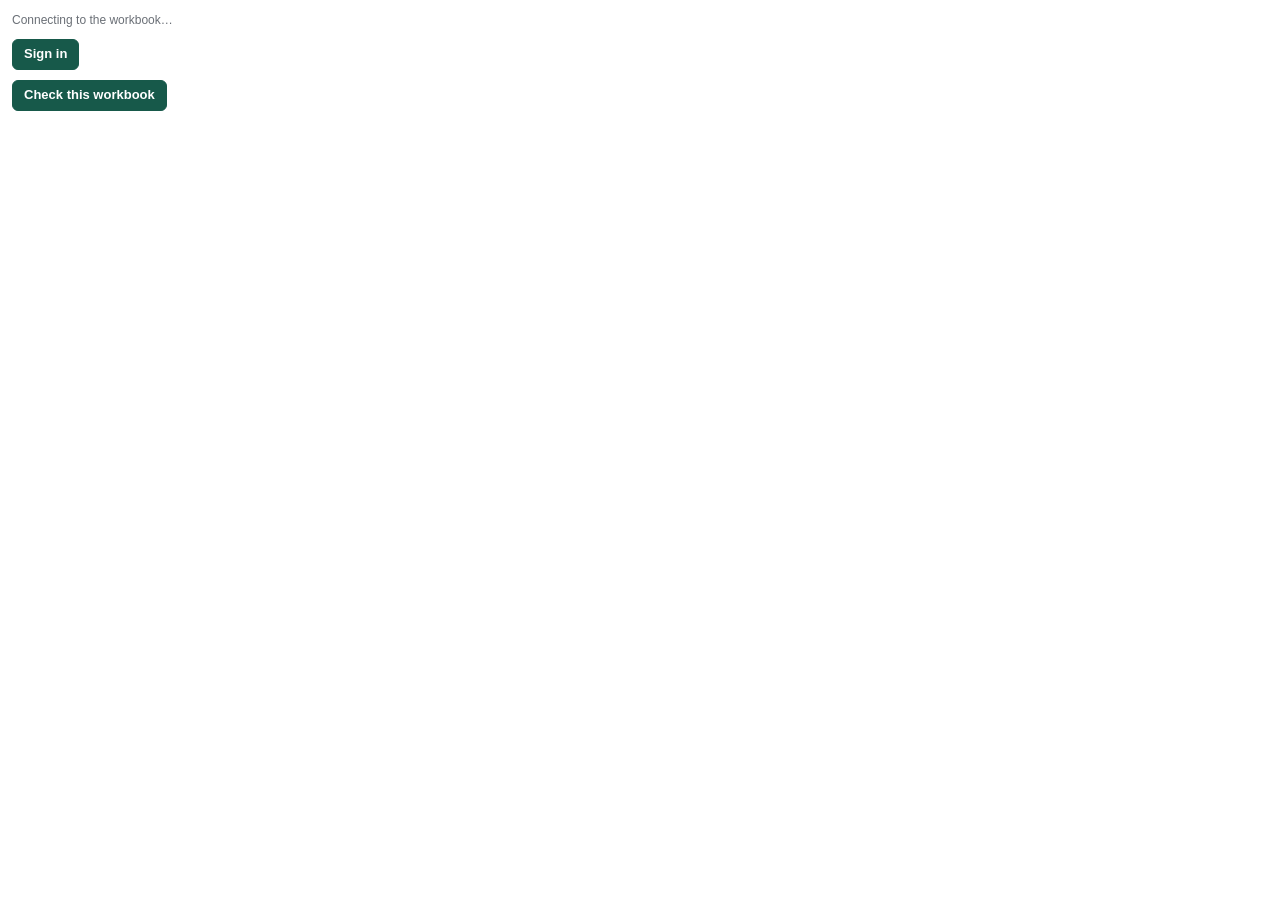
<file: app/desk/excel/taskpane.html>
<!doctype html>
<html lang="en">
<head>
  <meta charset="utf-8">
  <meta name="viewport" content="width=device-width, initial-scale=1">
  <title>Lender Watch</title>
  <script src="https://appsforoffice.microsoft.com/lib/1/hosted/office.js"></script>
  <link rel="stylesheet" href="taskpane.css">
</head>
<body>
  <main>
    <p class="status" id="status">Connecting to the workbook…</p>
    <div class="row" id="signin-row" hidden>
      <button id="signin" class="primary">Sign in</button>
      <p class="note" id="signed-in" hidden></p>
    </div>
    <div class="row">
      <button id="check" class="primary">Check this workbook</button>
    </div>
    <div id="chat" aria-live="polite"></div>
  </main>
  <script src="auth.js"></script>
  <script src="core.js"></script>
  <script src="api.js"></script>
  <script src="functions.js"></script>
  <script src="taskpane.js"></script>
</body>
</html>
</file>
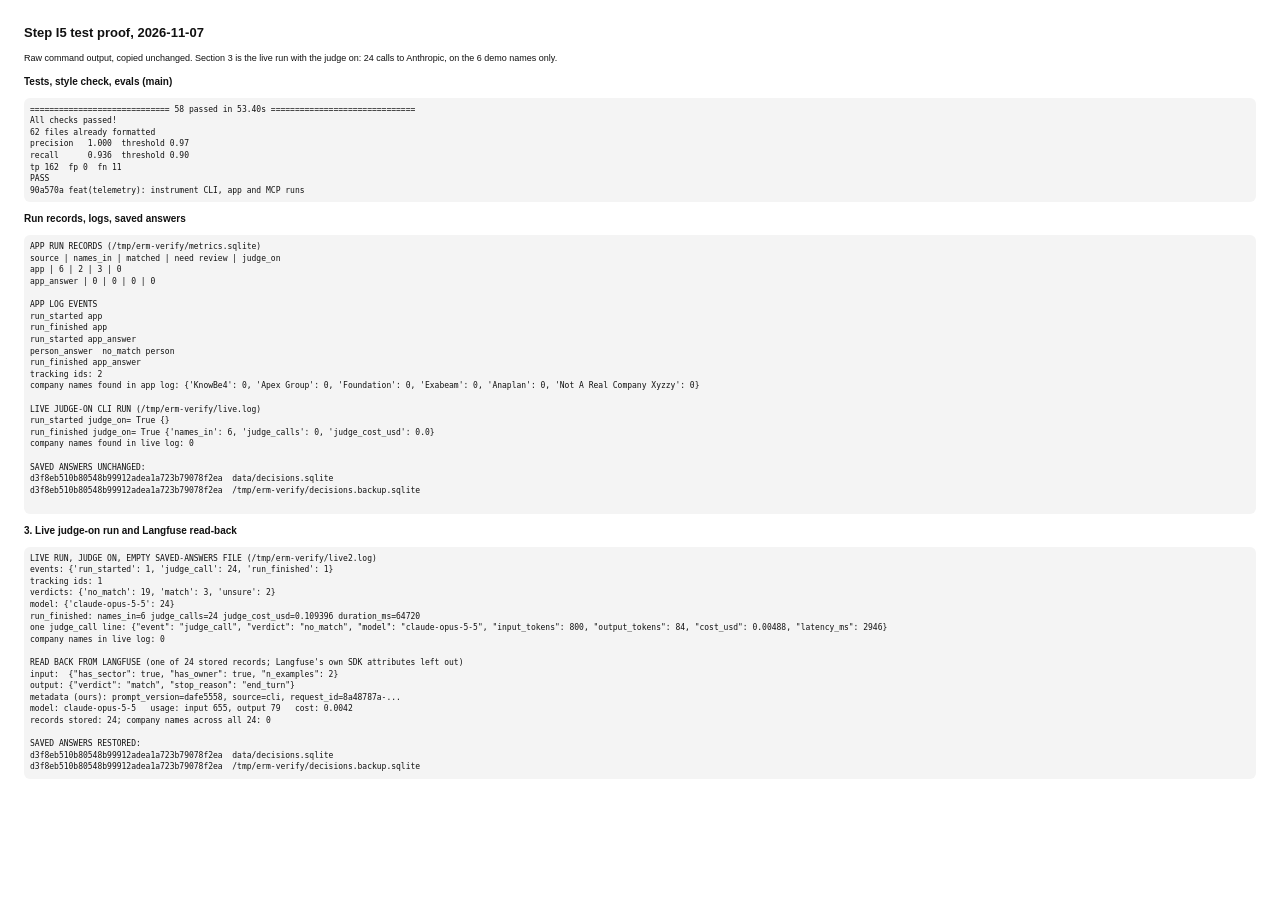
<file: outputs/test-evidence/instrumentation-i5/proof.html>
<!doctype html><html><head><meta charset="utf-8"><title>I5 test proof</title>
<style>body{font:9px/1.45 -apple-system,Helvetica,sans-serif;margin:24px;background:#fff;color:#111}
h1{font-size:13px}h2{font-size:10px;margin-top:10px}pre{font-size:8px;background:#f4f4f4;padding:6px;border-radius:6px;white-space:pre-wrap}</style></head>
<body><h1>Step I5 test proof, 2026-11-07</h1>
<p>Raw command output, copied unchanged. Section 3 is the live run with the judge on: 24 calls to Anthropic, on the 6 demo names only.</p>
<h2>Tests, style check, evals (main)</h2><pre>============================= 58 passed in 53.40s ==============================
All checks passed!
62 files already formatted
precision   1.000  threshold 0.97
recall      0.936  threshold 0.90
tp 162  fp 0  fn 11
PASS
90a570a feat(telemetry): instrument CLI, app and MCP runs
</pre>
<h2>Run records, logs, saved answers</h2><pre>APP RUN RECORDS (/tmp/erm-verify/metrics.sqlite)
source | names_in | matched | need review | judge_on
app | 6 | 2 | 3 | 0
app_answer | 0 | 0 | 0 | 0

APP LOG EVENTS
run_started app  
run_finished app  
run_started app_answer  
person_answer  no_match person
run_finished app_answer  
tracking ids: 2
company names found in app log: {&#x27;KnowBe4&#x27;: 0, &#x27;Apex Group&#x27;: 0, &#x27;Foundation&#x27;: 0, &#x27;Exabeam&#x27;: 0, &#x27;Anaplan&#x27;: 0, &#x27;Not A Real Company Xyzzy&#x27;: 0}

LIVE JUDGE-ON CLI RUN (/tmp/erm-verify/live.log)
run_started judge_on= True {}
run_finished judge_on= True {&#x27;names_in&#x27;: 6, &#x27;judge_calls&#x27;: 0, &#x27;judge_cost_usd&#x27;: 0.0}
company names found in live log: 0

SAVED ANSWERS UNCHANGED:
d3f8eb510b80548b99912adea1a723b79078f2ea  data/decisions.sqlite
d3f8eb510b80548b99912adea1a723b79078f2ea  /tmp/erm-verify/decisions.backup.sqlite

</pre><h2>3. Live judge-on run and Langfuse read-back</h2><pre>LIVE RUN, JUDGE ON, EMPTY SAVED-ANSWERS FILE (/tmp/erm-verify/live2.log)
events: {&#x27;run_started&#x27;: 1, &#x27;judge_call&#x27;: 24, &#x27;run_finished&#x27;: 1}
tracking ids: 1
verdicts: {&#x27;no_match&#x27;: 19, &#x27;match&#x27;: 3, &#x27;unsure&#x27;: 2}
model: {&#x27;claude-opus-5-5&#x27;: 24}
run_finished: names_in=6 judge_calls=24 judge_cost_usd=0.109396 duration_ms=64720
one judge_call line: {&quot;event&quot;: &quot;judge_call&quot;, &quot;verdict&quot;: &quot;no_match&quot;, &quot;model&quot;: &quot;claude-opus-5-5&quot;, &quot;input_tokens&quot;: 800, &quot;output_tokens&quot;: 84, &quot;cost_usd&quot;: 0.00488, &quot;latency_ms&quot;: 2946}
company names in live log: 0

READ BACK FROM LANGFUSE (one of 24 stored records; Langfuse&#x27;s own SDK attributes left out)
input:  {&quot;has_sector&quot;: true, &quot;has_owner&quot;: true, &quot;n_examples&quot;: 2}
output: {&quot;verdict&quot;: &quot;match&quot;, &quot;stop_reason&quot;: &quot;end_turn&quot;}
metadata (ours): prompt_version=dafe5558, source=cli, request_id=8a48787a-...
model: claude-opus-5-5   usage: input 655, output 79   cost: 0.0042
records stored: 24; company names across all 24: 0

SAVED ANSWERS RESTORED:
d3f8eb510b80548b99912adea1a723b79078f2ea  data/decisions.sqlite
d3f8eb510b80548b99912adea1a723b79078f2ea  /tmp/erm-verify/decisions.backup.sqlite
</pre></body></html>
</file>
<file: app/desk/excel/taskpane.css>
:root { --ink: #1f2328; --quiet: #6a6f76; --line: #d6d0c3; --accent: #17594a; --soft: #e4f0ec; --amber: #fbf1da; }
* { box-sizing: border-box; }
body { margin: 0; color: var(--ink); background: #fff; font: 13px/1.45 "Segoe UI", -apple-system, Helvetica, Arial, sans-serif; }
main { padding: 12px; display: flex; flex-direction: column; gap: 10px; min-height: 100vh; }
.status { margin: 0; font-size: 12px; color: var(--quiet); }
.mode { font-size: 12px; display: flex; gap: 5px; align-items: center; }
.row { display: flex; gap: 7px; flex-wrap: wrap; }
button { font: inherit; padding: 5px 11px; border-radius: 6px; border: 1px solid var(--line); background: #fff; cursor: pointer; }
button.primary { background: var(--accent); border-color: var(--accent); color: #fff; font-weight: 600; }
button:focus-visible, input:focus-visible { outline: 2px solid var(--accent); outline-offset: 1px; }
#chat { flex: 1; display: flex; flex-direction: column; gap: 9px; }
#chat p { margin: 0 0 6px; }
#chat ul, #chat ol { margin: 0 0 6px; padding-left: 18px; }
.me { align-self: flex-end; background: #ece8df; padding: 6px 9px; border-radius: 9px; max-width: 90%; }
.note { color: var(--quiet); font-size: 12px; }
.card { background: var(--soft); border-radius: 8px; padding: 9px 10px; }
.card.confirm { background: var(--amber); }
.lead { font-weight: 600; }
.quote { font-family: ui-monospace, Menlo, Consolas, monospace; font-size: 11px; overflow-wrap: anywhere; }
#ask { display: flex; gap: 6px; position: sticky; bottom: 0; background: #fff; padding: 6px 0; }
#ask-input { flex: 1; min-width: 0; font: inherit; padding: 5px 8px; border: 1px solid var(--line); border-radius: 6px; }
</file>
